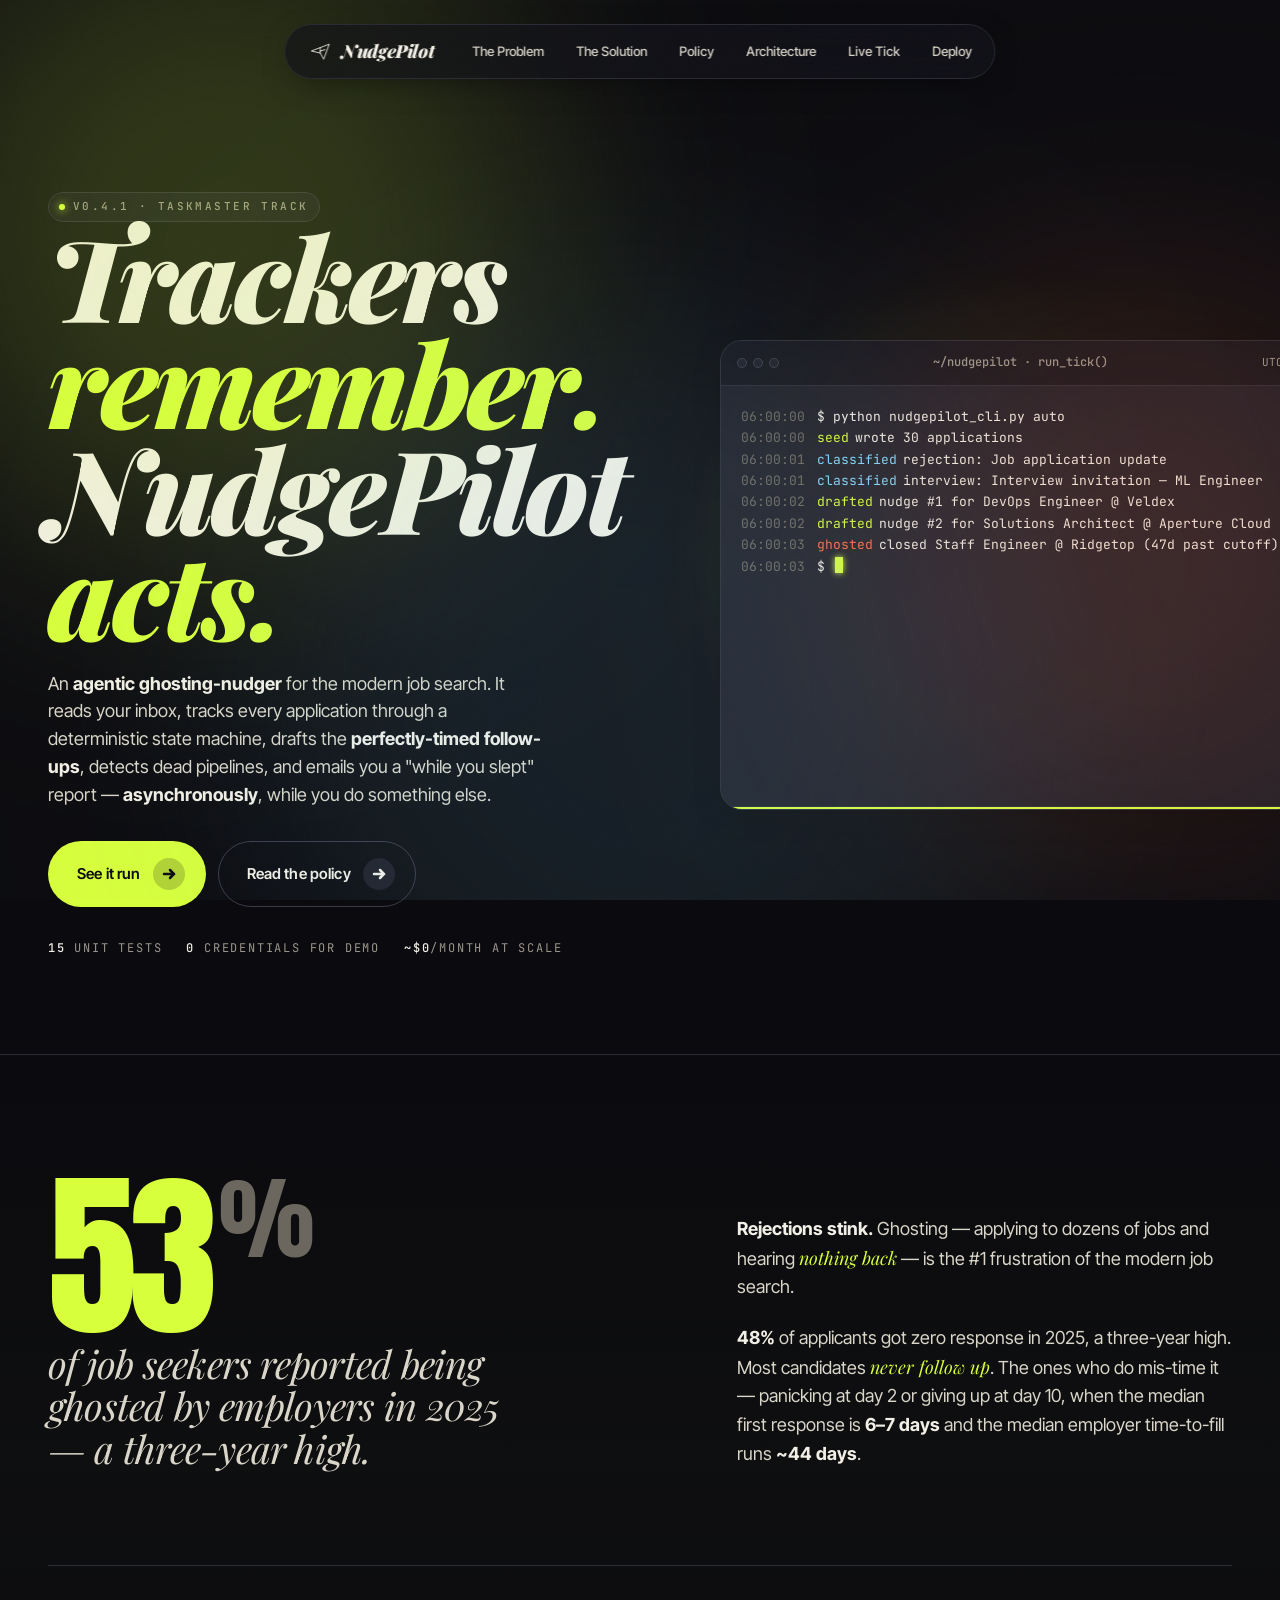
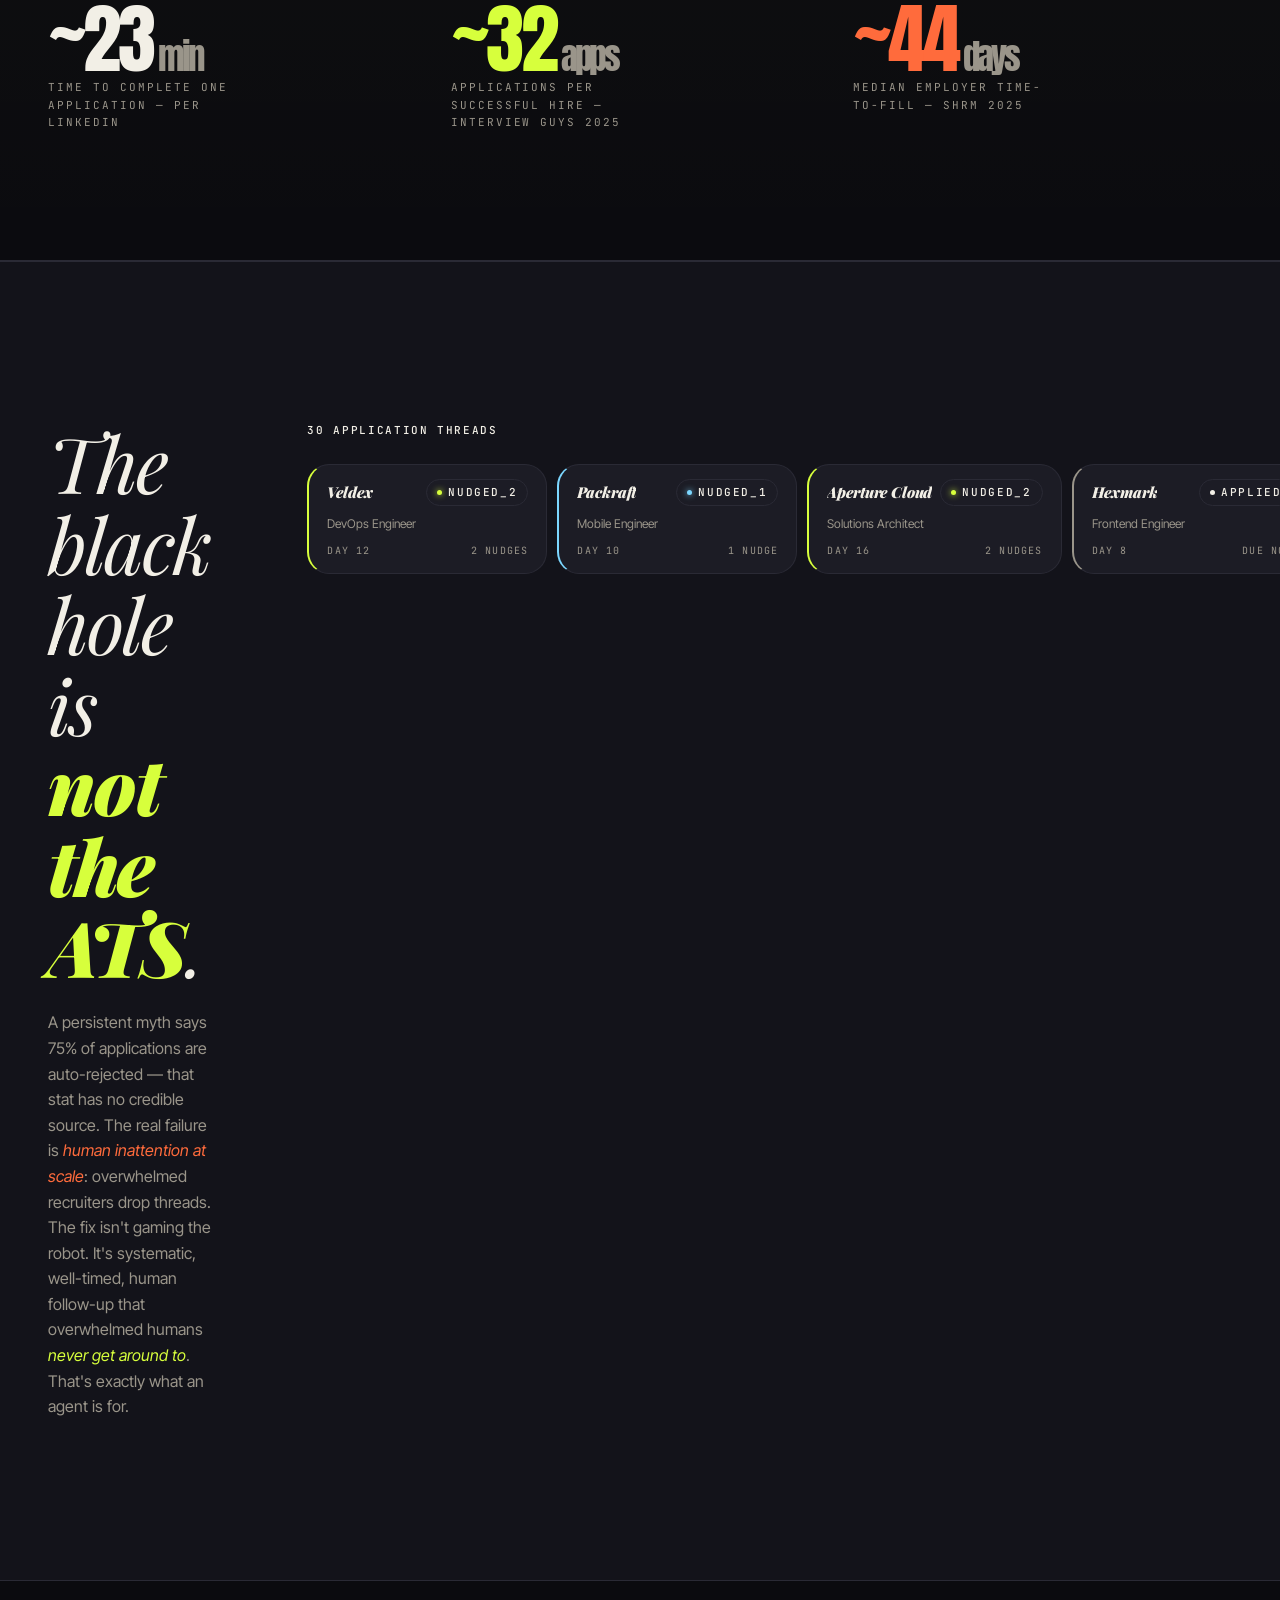
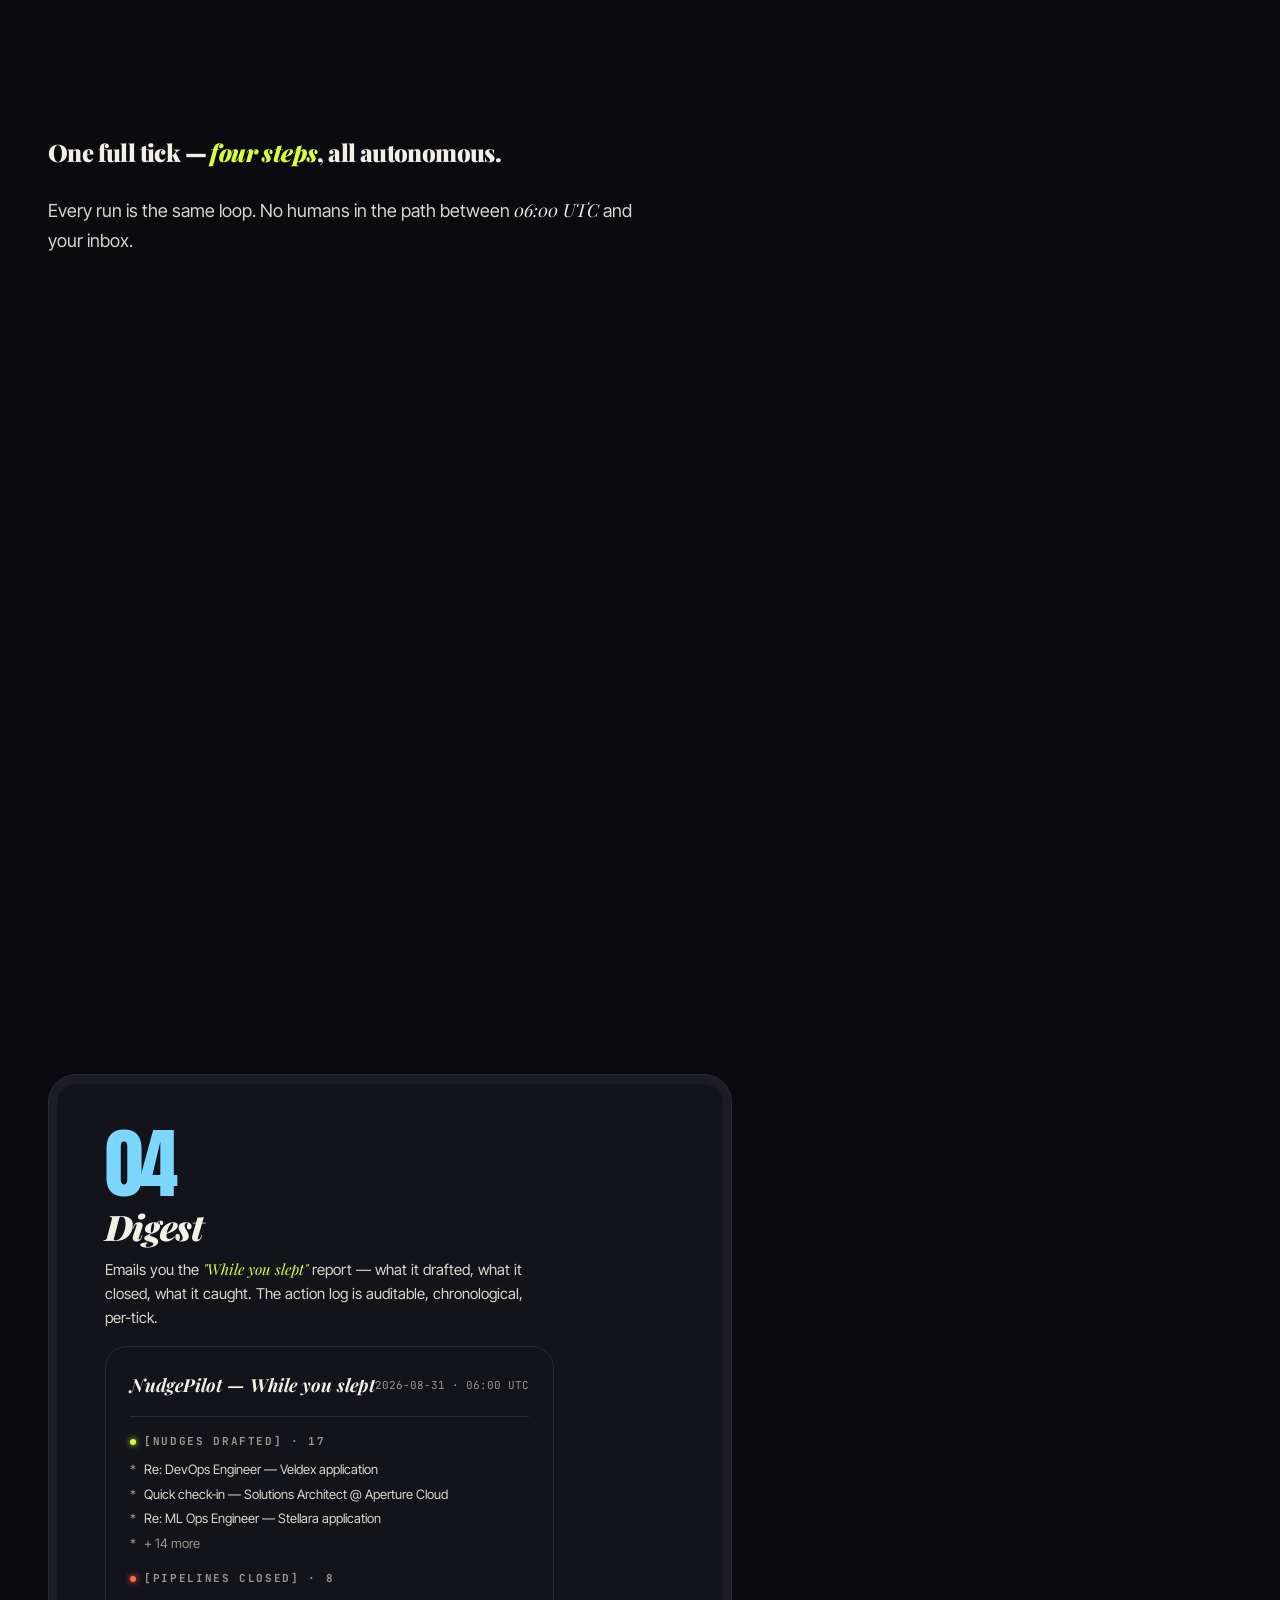
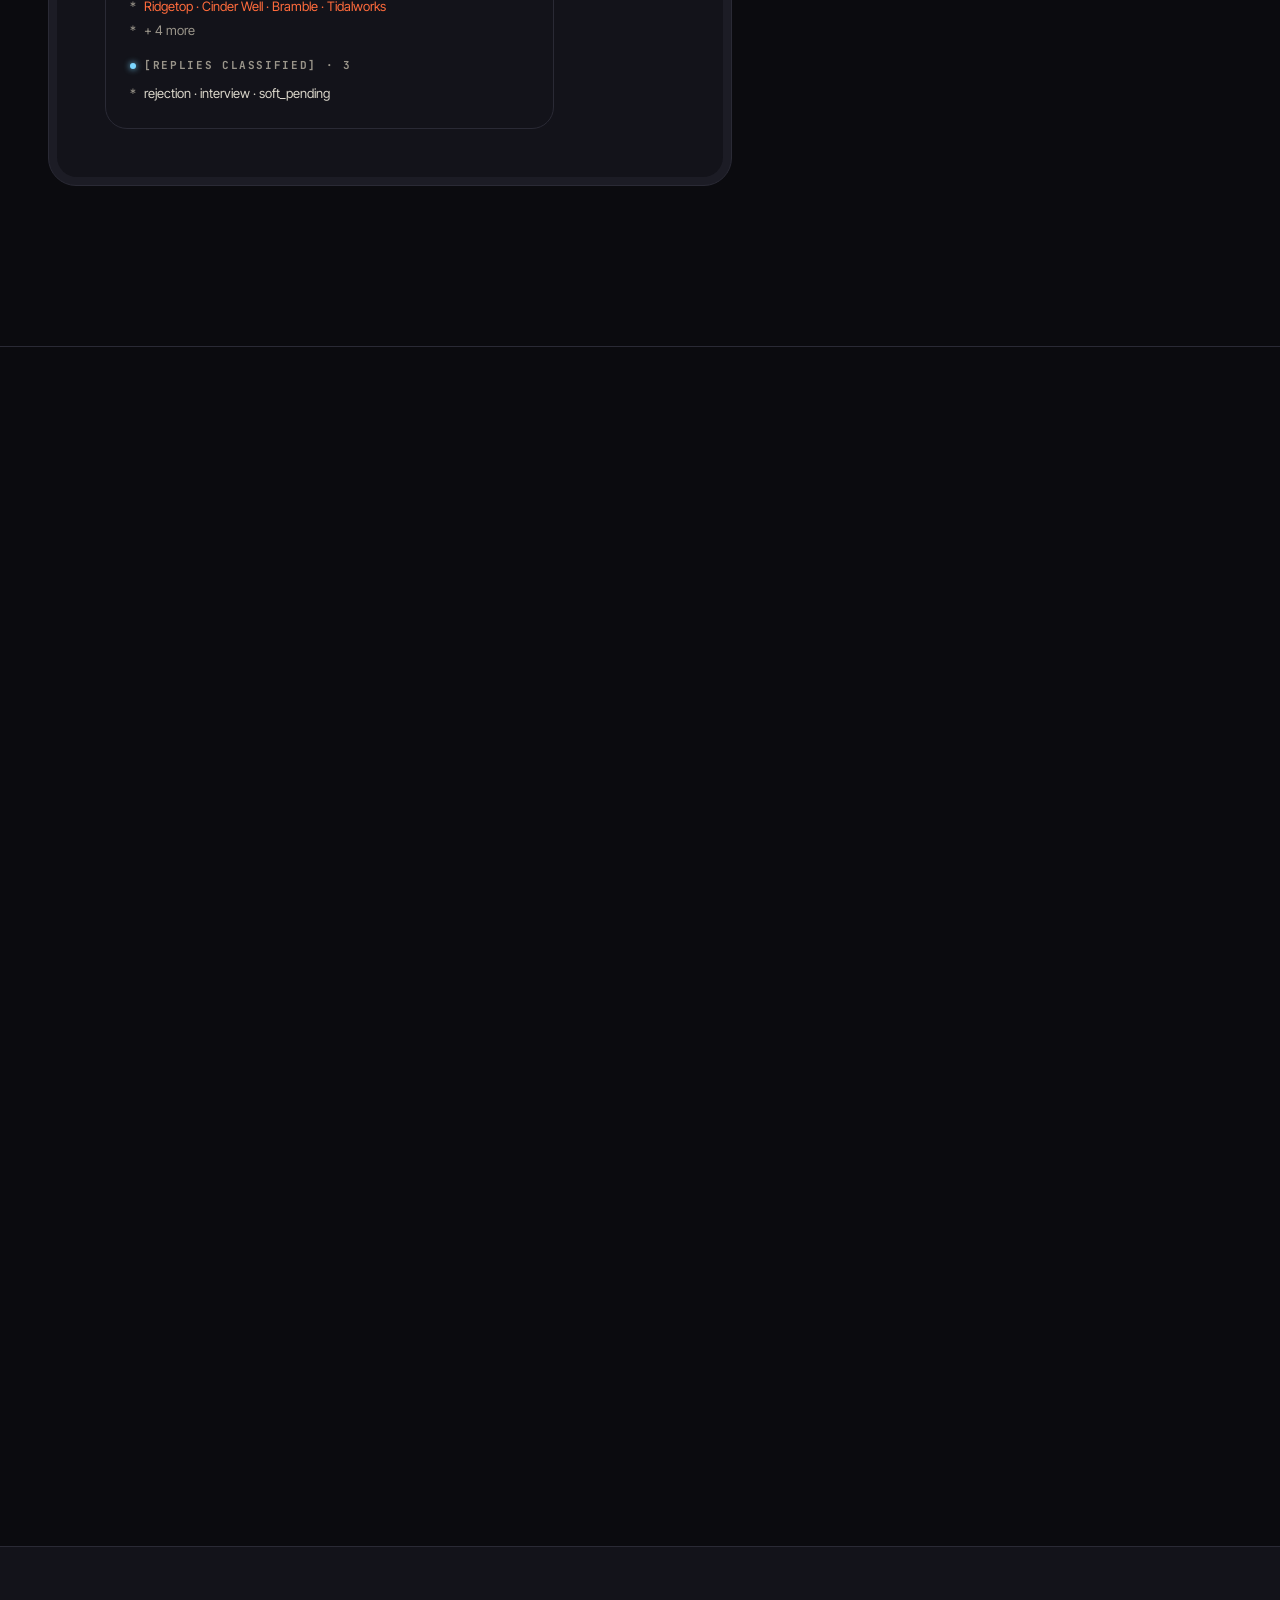
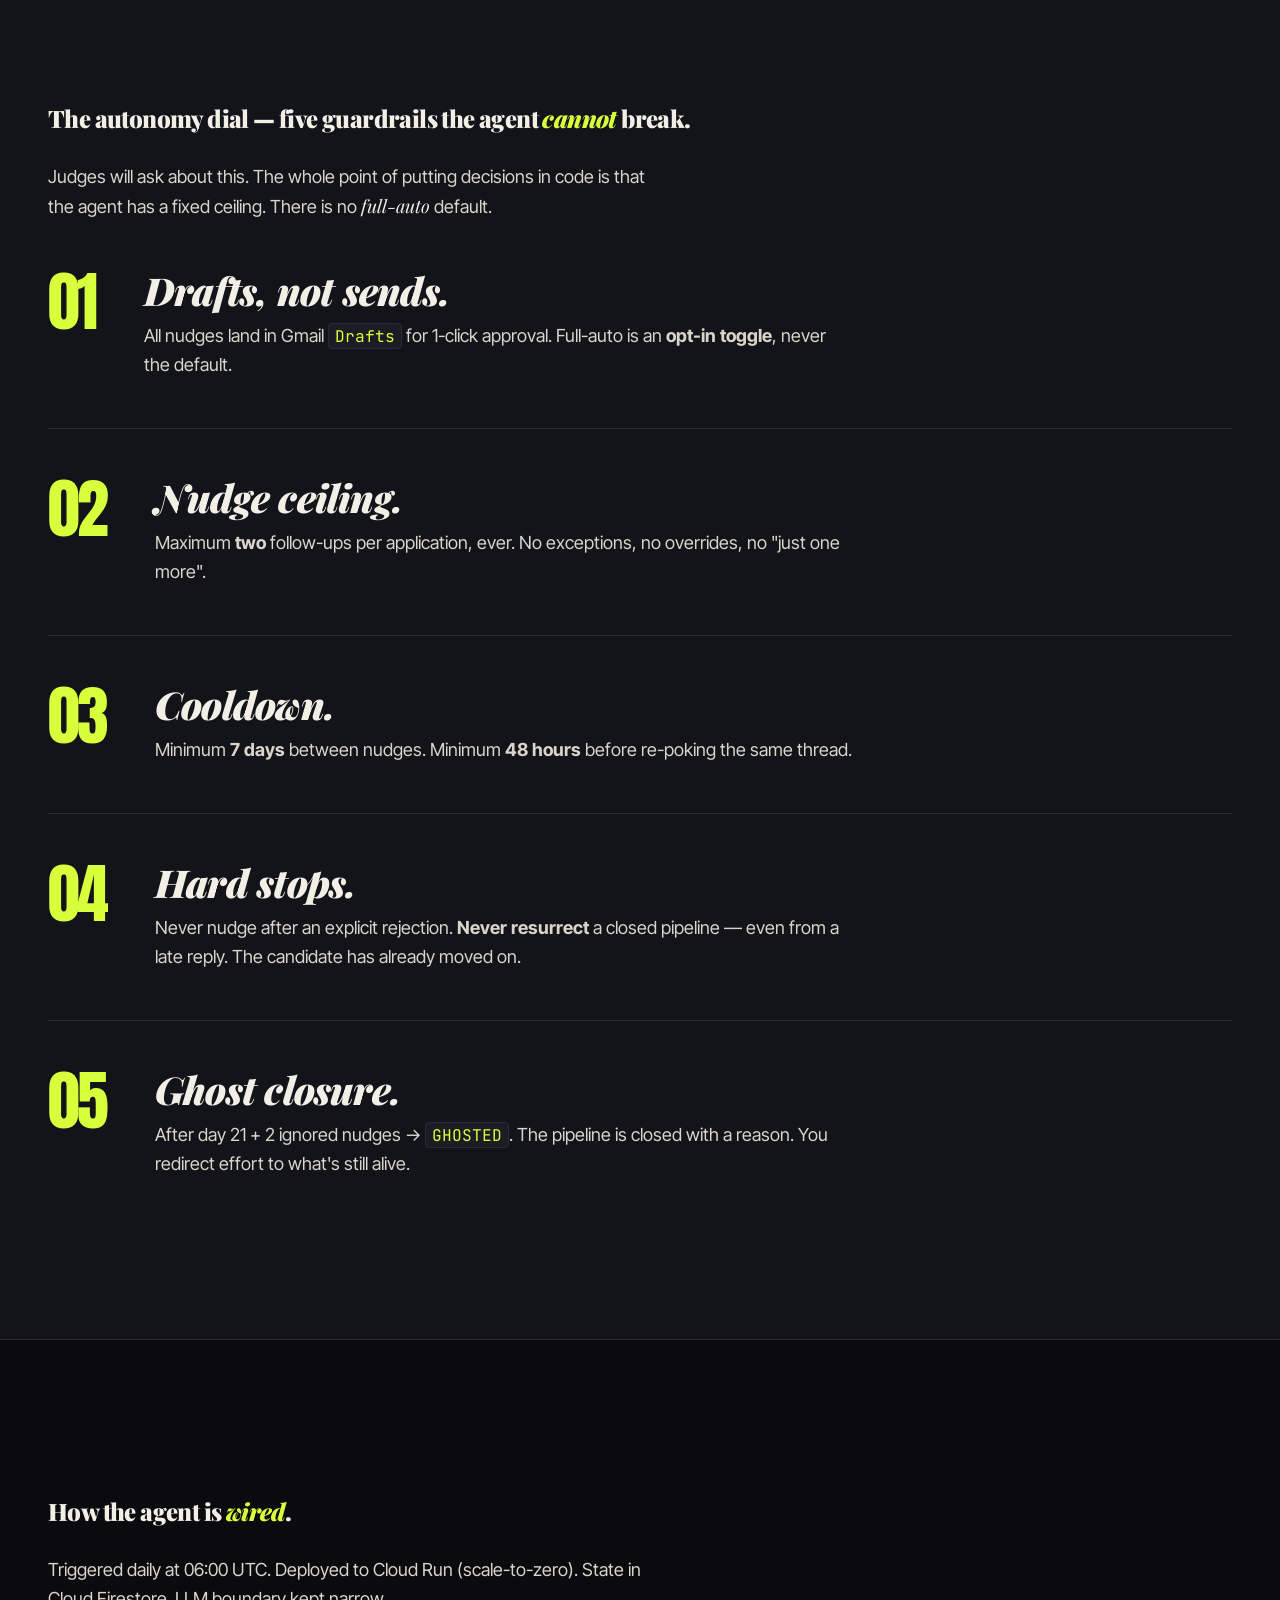
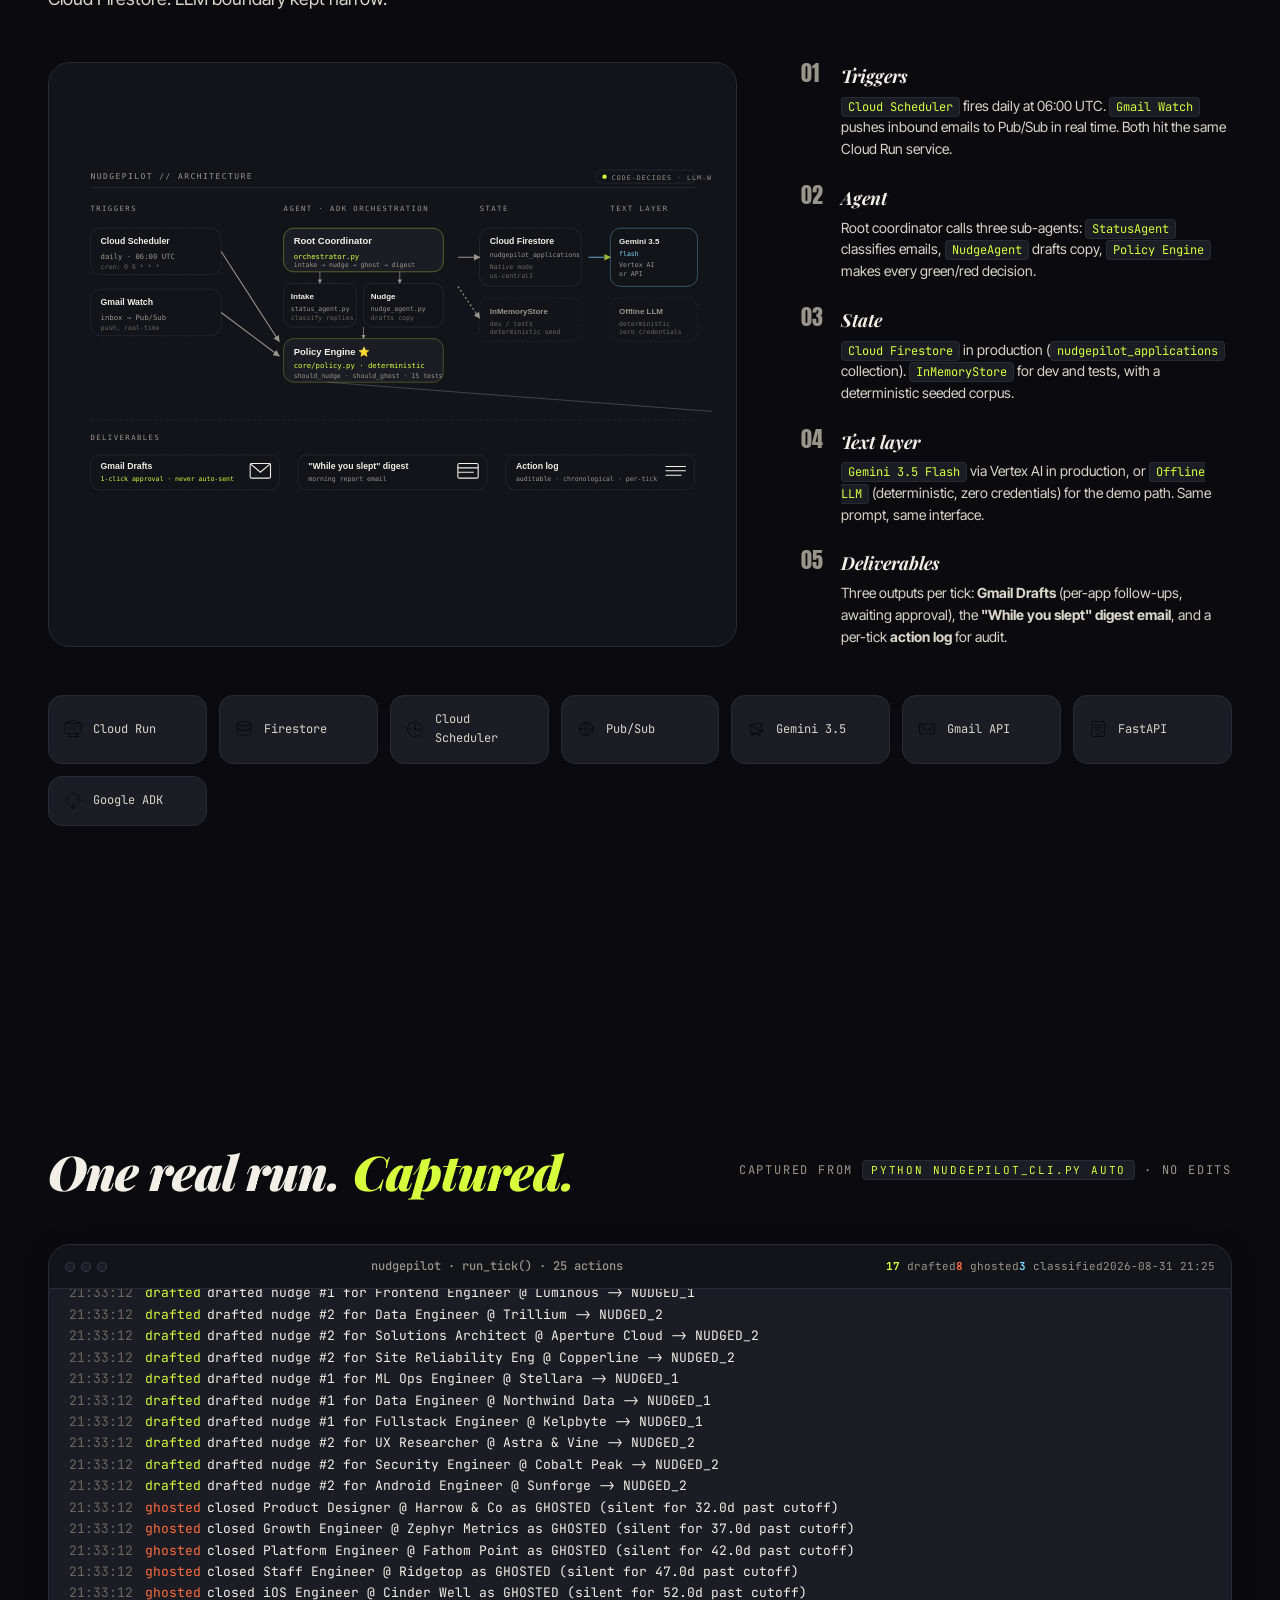
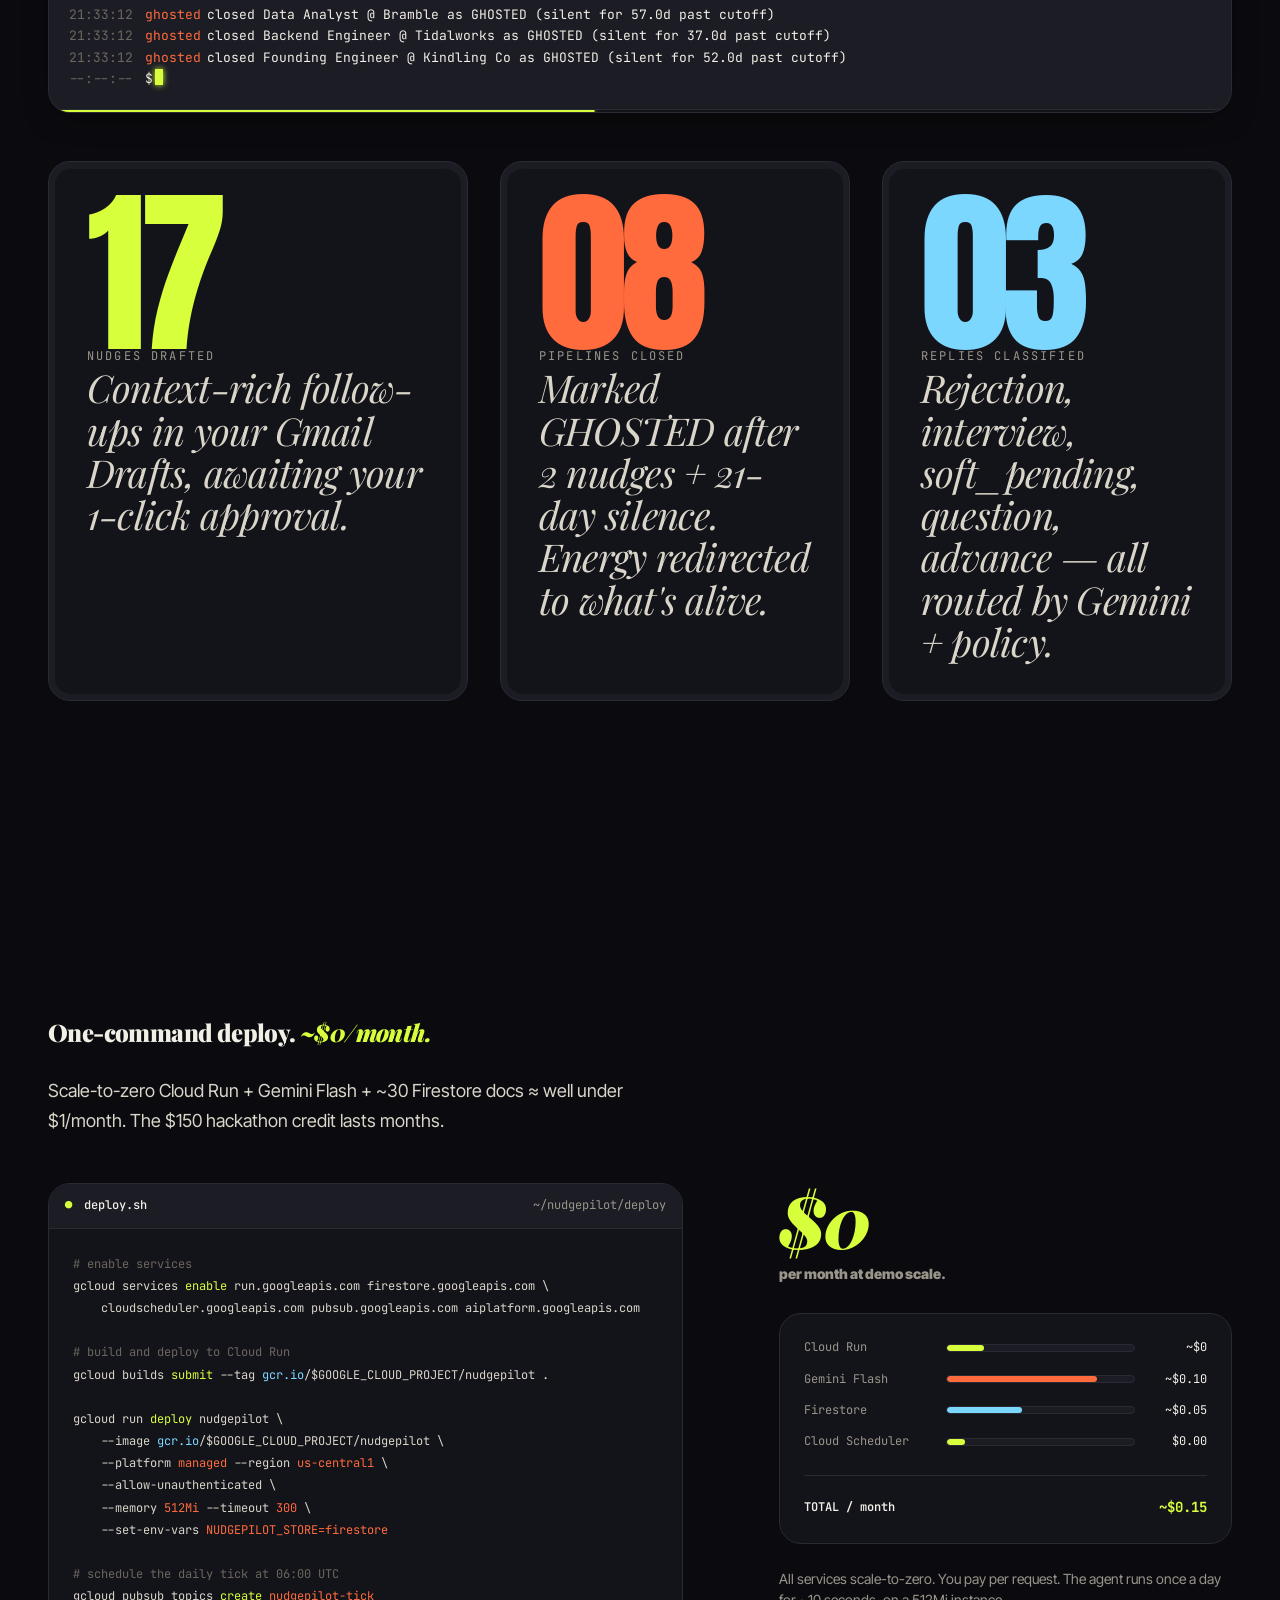
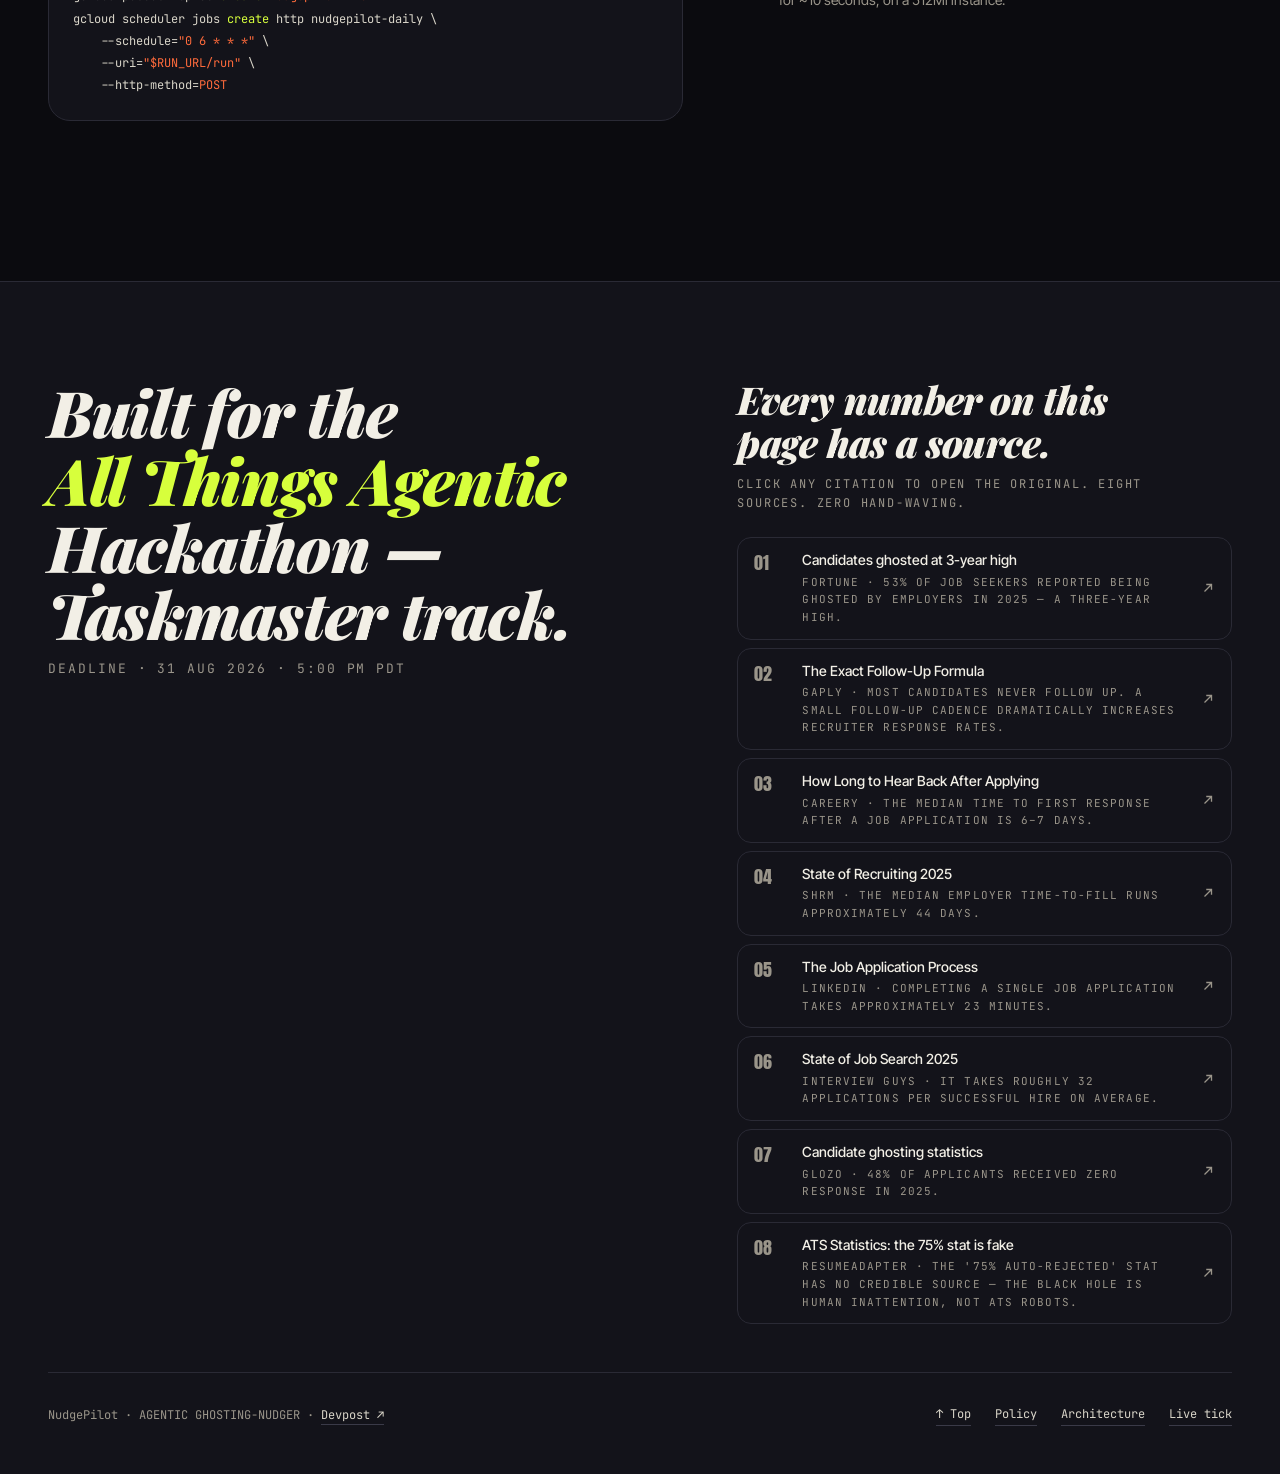
<file: frontend/index.html>
<!DOCTYPE html>
<html lang="en">
<head>
<meta charset="UTF-8">
<meta name="viewport" content="width=device-width, initial-scale=1, viewport-fit=cover">
<meta name="theme-color" content="#0B0B0F">
<meta name="description" content="NudgePilot — an agentic job-search ghosting nudger. Deterministic policy engine drafts the follow-ups you forget. Closes the pipelines that ghosted you.">

<title>NudgePilot — Trackers remember. NudgePilot acts.</title>

<link rel="icon" type="image/svg+xml" href="assets/mark.svg">
<link rel="preconnect" href="https://fonts.googleapis.com">
<link rel="preconnect" href="https://fonts.gstatic.com" crossorigin>

<link rel="stylesheet" href="styles/tokens.css">
<link rel="stylesheet" href="styles/reset.css">
<link rel="stylesheet" href="styles/base.css">
<link rel="stylesheet" href="styles/components.css">
<link rel="stylesheet" href="styles/sections.css">

<!-- Open Graph -->
<meta property="og:title" content="NudgePilot — Agentic ghosting-nudger for the modern job search">
<meta property="og:description" content="Drafts the follow-ups you forget. Closes the pipelines that ghosted you. LLMs for language. Code for decisions.">
<meta property="og:type" content="website">

<!-- Schema.org -->
<script type="application/ld+json">
{
  "@context": "https://schema.org",
  "@type": "SoftwareApplication",
  "name": "NudgePilot",
  "applicationCategory": "BusinessApplication",
  "description": "Agentic job-search ghosting nudger with deterministic policy engine.",
  "operatingSystem": "Cross-platform",
  "offers": {"@type": "Offer", "price": "0", "priceCurrency": "USD"}
}
</script>
</head>

<body>

<a class="skip-link" href="#main">Skip to content</a>

<!-- ============ MESH BACKGROUND (atmosphere) ============ -->
<div class="mesh-bg" aria-hidden="true">
  <div class="orb orb-1"></div>
  <div class="orb orb-2"></div>
  <div class="orb orb-3"></div>
</div>

<!-- ============ NOISE OVERLAY ============ -->
<div class="noise-overlay" aria-hidden="true"></div>

<!-- ============ FLOATING NAV ============ -->
<header>
<nav class="nav" aria-label="Primary">
  <a href="#top" class="nav__brand" aria-label="NudgePilot home">
    <svg viewBox="0 0 64 64" aria-hidden="true">
      <path d="M6 32 L58 12 L42 56 L32 38 L6 32 Z" fill="none" stroke="currentColor" stroke-width="2.5" stroke-linejoin="round"/>
      <path d="M32 38 L32 22" stroke="currentColor" stroke-width="2.5" stroke-linecap="round"/>
      <path d="M32 32 L46 28" stroke="currentColor" stroke-width="2.5" stroke-linecap="round"/>
      <circle cx="32" cy="32" r="1.6" fill="currentColor"/>
    </svg>
    NudgePilot
  </a>
  <div class="nav__links">
    <a class="nav__link" href="#problem">The Problem</a>
    <a class="nav__link" href="#solution">The Solution</a>
    <a class="nav__link" href="#policy">Policy</a>
    <a class="nav__link" href="#arch">Architecture</a>
    <a class="nav__link" href="#tick">Live Tick</a>
    <a class="nav__link" href="#deploy">Deploy</a>
  </div>
  <button class="nav__burger" aria-label="Toggle menu" aria-expanded="false">
    <span></span><span></span><span></span>
  </button>
</nav>

<!-- Mobile overlay -->
<div class="nav-overlay" aria-hidden="true">
  <a href="#problem">The Problem</a>
  <a href="#solution">The Solution</a>
  <a href="#policy">Policy</a>
  <a href="#arch">Architecture</a>
  <a href="#tick">Live Tick</a>
  <a href="#deploy">Deploy</a>
  <a href="#sources">Sources</a>
</div>
</header>

<!-- ============ MAIN ============ -->
<main id="main">

  <!-- ============================================================
       §01 — HERO
       ============================================================ -->
  <section class="section hero" id="top">
    <div class="container">
      <div class="hero__inner">
        <div class="hero__copy">
          <div class="eyebrow"><span class="dot"></span>v0.4.1 · TASKMASTER TRACK</div>
          <h1 class="hero__title reveal">
            Trackers <em>remember.</em><br>
            NudgePilot <em>acts.</em>
          </h1>
          <p class="hero__sub reveal">
            An <strong>agentic ghosting-nudger</strong> for the modern job search.
            It reads your inbox, tracks every application through a deterministic state machine,
            drafts the <strong>perfectly-timed follow-ups</strong>, detects dead pipelines,
            and emails you a "while you slept" report — <strong>asynchronously</strong>, while you do something else.
          </p>
          <div class="hero__ctas reveal">
            <a class="btn btn--primary btn--lg" href="#tick">
              See it run
              <span class="btn__icon"><svg viewBox="0 0 16 16" fill="none" stroke="currentColor" stroke-width="2.5" stroke-linecap="round"><path d="M3 8 L13 8 M9 4 L13 8 L9 12"/></svg></span>
            </a>
            <a class="btn btn--secondary btn--lg" href="#policy">
              Read the policy
              <span class="btn__icon"><svg viewBox="0 0 16 16" fill="none" stroke="currentColor" stroke-width="2.5" stroke-linecap="round"><path d="M3 8 L13 8 M9 4 L13 8 L9 12"/></svg></span>
            </a>
          </div>
          <div class="hero__meta reveal">
            <span><b>15</b> unit tests</span>
            <span><b>0</b> credentials for demo</b></span>
            <span><b>~$0</b>/month at scale</span>
          </div>
        </div>

        <!-- Hero terminal cascade — Z-axis tilt -->
        <div class="hero__terminal-wrap reveal">
          <div class="terminal">
            <div class="terminal__bar">
              <div class="terminal__bar-dots"><span></span><span></span><span></span></div>
              <div class="terminal__bar-title">~/nudgepilot · run_tick()</div>
              <div class="terminal__bar-meta">UTC</div>
            </div>
            <div class="terminal__body" id="hero-terminal-body">
              <span class="terminal__line is-visible"><span class="ts">06:00:00</span><span>$ python nudgepilot_cli.py auto</span></span>
              <span class="terminal__line is-visible"><span class="ts">06:00:00</span><span class="tag tag-acid">seed</span>wrote 30 applications</span>
              <span class="terminal__line is-visible"><span class="ts">06:00:01</span><span class="tag tag-sky">classified</span>rejection: Job application update</span>
              <span class="terminal__line is-visible"><span class="ts">06:00:01</span><span class="tag tag-sky">classified</span>interview: Interview invitation — ML Engineer</span>
              <span class="terminal__line is-visible"><span class="ts">06:00:02</span><span class="tag tag-acid">drafted</span>nudge #1 for DevOps Engineer @ Veldex</span>
              <span class="terminal__line is-visible"><span class="ts">06:00:02</span><span class="tag tag-acid">drafted</span>nudge #2 for Solutions Architect @ Aperture Cloud</span>
              <span class="terminal__line is-visible"><span class="ts">06:00:03</span><span class="tag tag-rust">ghosted</span>closed Staff Engineer @ Ridgetop (47d past cutoff)</span>
              <span class="terminal__line is-visible"><span class="ts">06:00:03</span><span>$ </span><span class="terminal__cursor"></span></span>
            </div>
            <div class="terminal__progress"><div class="terminal__progress-bar" style="transform:scaleX(1)"></div></div>
          </div>
        </div>
      </div>
    </div>
  </section>

  <!-- ============================================================
       §02 — THE NUMBER
       ============================================================ -->
  <section class="section number" id="problem">
    <div class="container">
      <div class="number__top">
        <div>
          <div class="number__big reveal">53<span>%</span></div>
          <p class="number__caption reveal">of job seekers reported being ghosted by employers in 2025 — a three-year high.</p>
        </div>
        <div class="number__lede reveal">
          <p><strong>Rejections stink.</strong> Ghosting — applying to dozens of jobs and hearing <em>nothing back</em> — is the #1 frustration of the modern job search.</p>
          <p style="margin-top:1.2em"><strong>48%</strong> of applicants got zero response in 2025, a three-year high. Most candidates <em>never follow up</em>. The ones who do mis-time it — panicking at day 2 or giving up at day 10, when the median first response is <strong>6–7 days</strong> and the median employer time-to-fill runs <strong>~44 days</strong>.</p>
        </div>
      </div>

      <hr class="divider">

      <div class="number__support" style="margin-top: 2.5rem;">
        <div class="number__support-item reveal">
          <div class="number__support-num">~23<span style="font-size:0.45em;color:var(--bone-mute);margin-left:0.15em">min</span></div>
          <div class="number__support-label">Time to complete one application — per LinkedIn</div>
        </div>
        <div class="number__support-item reveal">
          <div class="number__support-num number__support-num--acid">~32<span style="font-size:0.45em;color:var(--bone-mute);margin-left:0.15em">apps</span></div>
          <div class="number__support-label">Applications per successful hire — Interview Guys 2025</div>
        </div>
        <div class="number__support-item reveal">
          <div class="number__support-num number__support-num--rust">~44<span style="font-size:0.45em;color:var(--bone-mute);margin-left:0.15em">days</span></div>
          <div class="number__support-label">Median employer time-to-fill — SHRM 2025</div>
        </div>
      </div>
    </div>
  </section>

  <!-- ============================================================
       §03 — THE DIAGNOSIS
       ============================================================ -->
  <section class="section diagnosis">
    <div class="container">
      <div class="diagnosis__inner">
        <div class="diagnosis__copy reveal">
          The black hole is <strong>not the ATS</strong>.
          <span>A persistent myth says 75% of applications are auto-rejected — that stat has no credible source. The real failure is <em style="color:var(--rust);font-style:italic">human inattention at scale</em>: overwhelmed recruiters drop threads. The fix isn't gaming the robot. It's systematic, well-timed, human follow-up that overwhelmed humans <em style="color:var(--acid);font-style:italic">never get around to</em>. That's exactly what an agent is for.</span>
        </div>

        <div class="diagnosis__rail-wrap reveal">
          <div class="diagnosis__rail-head">
            <strong>30 application threads</strong>
            <span>scroll →</span>
          </div>
          <div class="inbox-rail">
            <div class="inbox-pill" data-status="NUDGED_2">
              <div class="inbox-pill__row1"><span class="inbox-pill__company">Veldex</span><span class="pill nudged-2"><span class="pdot"></span>NUDGED_2</span></div>
              <div class="inbox-pill__role">DevOps Engineer</div>
              <div class="inbox-pill__meta"><span>day 12</span><span>2 nudges</span></div>
            </div>
            <div class="inbox-pill" data-status="NUDGED_1">
              <div class="inbox-pill__row1"><span class="inbox-pill__company">Packraft</span><span class="pill nudged-1"><span class="pdot"></span>NUDGED_1</span></div>
              <div class="inbox-pill__role">Mobile Engineer</div>
              <div class="inbox-pill__meta"><span>day 10</span><span>1 nudge</span></div>
            </div>
            <div class="inbox-pill" data-status="NUDGED_2">
              <div class="inbox-pill__row1"><span class="inbox-pill__company">Aperture Cloud</span><span class="pill nudged-2"><span class="pdot"></span>NUDGED_2</span></div>
              <div class="inbox-pill__role">Solutions Architect</div>
              <div class="inbox-pill__meta"><span>day 16</span><span>2 nudges</span></div>
            </div>
            <div class="inbox-pill" data-status="APPLIED">
              <div class="inbox-pill__row1"><span class="inbox-pill__company">Hexmark</span><span class="pill applied"><span class="pdot"></span>APPLIED</span></div>
              <div class="inbox-pill__role">Frontend Engineer</div>
              <div class="inbox-pill__meta"><span>day 8</span><span>due now</span></div>
            </div>
            <div class="inbox-pill" data-status="REJECTED">
              <div class="inbox-pill__row1"><span class="inbox-pill__company">Acme Analytics</span><span class="pill rejected"><span class="pdot"></span>REJECTED</span></div>
              <div class="inbox-pill__role">Data Analyst</div>
              <div class="inbox-pill__meta"><span>day 6</span><span>closed</span></div>
            </div>
            <div class="inbox-pill" data-status="GHOSTED">
              <div class="inbox-pill__row1"><span class="inbox-pill__company">Ridgetop</span><span class="pill ghosted"><span class="pdot"></span>GHOSTED</span></div>
              <div class="inbox-pill__role">Staff Engineer</div>
              <div class="inbox-pill__meta"><span>day 67</span><span>closed</span></div>
            </div>
            <div class="inbox-pill" data-status="NUDGED_1">
              <div class="inbox-pill__row1"><span class="inbox-pill__company">Nimbus Labs</span><span class="pill nudged-1"><span class="pdot"></span>NUDGED_1</span></div>
              <div class="inbox-pill__role">ML Engineer</div>
              <div class="inbox-pill__meta"><span>day 9</span><span>interview</span></div>
            </div>
            <div class="inbox-pill" data-status="GHOSTED">
              <div class="inbox-pill__row1"><span class="inbox-pill__company">Cinder Well</span><span class="pill ghosted"><span class="pdot"></span>GHOSTED</span></div>
              <div class="inbox-pill__role">iOS Engineer</div>
              <div class="inbox-pill__meta"><span>day 72</span><span>closed</span></div>
            </div>
          </div>
          <p class="policy__caption reveal" style="margin-top: var(--s-3);">
            Every thread. Every status. Every day-since-applied.
            The agent treats each one as a deterministic state — no vibes, no guessing.
          </p>
        </div>
      </div>
    </div>
  </section>

  <!-- ============================================================
       §04 — WHAT IT DOES (Asymmetrical Bento)
       ============================================================ -->
  <section class="section what" id="solution">
    <div class="container">
      <div class="section-head reveal">
        <h2 class="h-section">One full tick — <em style="color:var(--acid);font-style:italic">four steps</em>, all autonomous.</h2>
        <p class="body-prose" style="margin-top:1rem;max-width:60ch">Every run is the same loop. No humans in the path between <em style="font-family:var(--font-display);font-style:italic;color:var(--bone)">06:00 UTC</em> and your inbox.</p>
      </div>

      <div class="what__bento">
        <!-- Bento 1: INTAKE (col-span-7 row-span-2) -->
        <div class="card card--lg bento bento-1 reveal">
          <div class="card__inner">
            <div class="bento__num">01</div>
            <h3 class="bento__title">Intake</h3>
            <p class="bento__body">Consumes new inbox emails, classifies each one (rejection · interview · soft-pending · question · other) with Gemini, and updates application state via the policy engine.</p>
            <div class="bento__viz">
              <div class="mini-inbox">
                <div class="mini-inbox__row">
                  <span class="mini-inbox__tag mini-inbox__tag--rejection">REJECTION</span>
                  <span class="mini-inbox__subj">Re: Data Analyst application</span>
                  <span class="mini-inbox__time">12:04</span>
                </div>
                <div class="mini-inbox__row">
                  <span class="mini-inbox__tag mini-inbox__tag--interview">INTERVIEW</span>
                  <span class="mini-inbox__subj">Interview invitation — ML Engineer</span>
                  <span class="mini-inbox__time">12:11</span>
                </div>
                <div class="mini-inbox__row">
                  <span class="mini-inbox__tag mini-inbox__tag--pending">SOFT_PENDING</span>
                  <span class="mini-inbox__subj">Status update — Frontend</span>
                  <span class="mini-inbox__time">12:23</span>
                </div>
              </div>
            </div>
          </div>
        </div>

        <!-- Bento 2: NUDGE (col-span-5 row-span-1) -->
        <div class="card bento bento-2 reveal">
          <div class="card__inner">
            <div class="bento__num">02</div>
            <h3 class="bento__title">Nudge</h3>
            <p class="bento__body">Asks the policy engine which applications are <em style="font-family:var(--font-display);font-style:italic;color:var(--bone)">due</em> for a follow-up. Drafts context-rich copy via Gemini. Lands in Gmail <strong>Drafts</strong>.</p>
            <div class="bento__viz">
              <div class="mini-nudge">
                <div class="mini-nudge__head">
                  <span>draft · nudge #1</span>
                  <b>→ drafts</b>
                </div>
                <div class="mini-nudge__sub">Subject: Re: DevOps Engineer — Veldex application</div>
                <div class="mini-nudge__body">Following up on my application for the DevOps Engineer position at Veldex. I'm still very interested and would welcome a chance to discuss my background. Happy to provide anything further. — [Your name]</div>
              </div>
            </div>
          </div>
        </div>

        <!-- Bento 3: GHOST-CLOSE (col-span-5 row-span-1) -->
        <div class="card bento bento-3 reveal">
          <div class="card__inner">
            <div class="bento__num bento__num--rust">03</div>
            <h3 class="bento__title">Ghost-close</h3>
            <p class="bento__body">After <strong>2 ignored nudges</strong> + a <strong>21-day silence</strong>, the pipeline is marked <code style="background:var(--paper-2);padding:1px 6px;border-radius:4px;font-family:var(--font-mono);font-size:12px;color:var(--rust);border:1px solid var(--hairline)">GHOSTED</code> with the reason. You redirect your effort.</p>
            <div class="bento__viz">
              <div class="mini-ghost">
                <span class="mini-ghost__state mini-ghost__state--active">NUDGED_2</span>
                <span class="mini-ghost__arrow">→</span>
                <span class="mini-ghost__state mini-ghost__state--end">GHOSTED</span>
                <span style="margin-left:auto;color:var(--bone-mute);font-size:10px;letter-spacing:0.1em">47D PAST CUTOFF</span>
              </div>
            </div>
          </div>
        </div>

        <!-- Bento 4: DIGEST (col-span-7 row-span-2) -->
        <div class="card card--lg bento bento-4 reveal">
          <div class="card__inner">
            <div class="bento__num bento__num--sky">04</div>
            <h3 class="bento__title">Digest</h3>
            <p class="bento__body">Emails you the <em style="font-family:var(--font-display);font-style:italic;color:var(--acid)">"While you slept"</em> report — what it drafted, what it closed, what it caught. The action log is auditable, chronological, per-tick.</p>
            <div class="bento__viz">
              <div class="digest-card">
                <div class="digest-card__head">
                  <span class="digest-card__title">NudgePilot — While you slept</span>
                  <span class="digest-card__time">2026-08-31 · 06:00 UTC</span>
                </div>
                <div class="digest-card__section">
                  <div class="digest-card__heading">[NUDGES DRAFTED] · 17</div>
                  <div class="digest-card__list">
                    <div class="digest-card__item">Re: DevOps Engineer — Veldex application</div>
                    <div class="digest-card__item">Quick check-in — Solutions Architect @ Aperture Cloud</div>
                    <div class="digest-card__item">Re: ML Ops Engineer — Stellara application</div>
                    <div class="digest-card__item" style="color:var(--bone-mute)">+ 14 more</div>
                  </div>
                </div>
                <div class="digest-card__section">
                  <div class="digest-card__heading digest-card__heading--rust">[PIPELINES CLOSED] · 8</div>
                  <div class="digest-card__list">
                    <div class="digest-card__item" style="color:var(--rust)">Ridgetop · Cinder Well · Bramble · Tidalworks</div>
                    <div class="digest-card__item" style="color:var(--bone-mute)">+ 4 more</div>
                  </div>
                </div>
                <div class="digest-card__section">
                  <div class="digest-card__heading digest-card__heading--sky">[REPLIES CLASSIFIED] · 3</div>
                  <div class="digest-card__list">
                    <div class="digest-card__item">rejection · interview · soft_pending</div>
                  </div>
                </div>
              </div>
            </div>
          </div>
        </div>
      </div>
    </div>
  </section>

  <!-- ============================================================
       §05 — THE POLICY ENGINE
       ============================================================ -->
  <section class="section policy" id="policy">
    <div class="container">
      <div class="section-head reveal">
        <h2 class="h-section">LLMs for <em style="color:var(--acid);font-style:italic">language</em>.<br>Code for <em style="color:var(--rust);font-style:italic">decisions</em>.</h2>
      </div>

      <div class="policy__inner">
        <div class="policy__machine reveal" aria-label="Application state machine"><span class="muted">   APPLIED</span><span class="arrow"> ──day 7, silent──► </span><span class="accent">NUDGED_1</span><span class="arrow"> ──day 7 more──► </span><span class="accent">NUDGED_2</span><span class="arrow"> ──21d silent──► </span><span class="tag-rust">GHOSTED</span>
<span class="muted">      │                          │                        │</span>
<span class="muted">      └── reply?? ───────────────┴────────────────────────┴──► </span><span class="accent">RESPONDED / INTERVIEW / REJECTED / OFFER</span></div>

        <div class="policy__side">
          <div class="policy__quote reveal">
            <em>The policy engine</em> is the architectural-discipline proof point. Every "when / stop / ghost" decision is deterministic, unit-tested <code style="font-family:var(--font-mono);font-style:normal;font-size:0.6em;color:var(--acid);background:var(--paper-2);padding:2px 8px;border-radius:6px;border:1px solid var(--hairline)">core/policy.py</code>. Gemini is confined to <em>language</em>: extraction, classification, drafting.
          </div>

          <div class="card reveal">
            <div class="card__inner" style="padding: var(--s-5);">
              <div class="policy-line"><span class="policy-line__key">FIRST_NUDGE_DAYS</span><span class="policy-line__val">7</span><span class="policy-line__desc">day of first follow-up</span></div>
              <div class="policy-line"><span class="policy-line__key">SECOND_NUDGE_DAYS</span><span class="policy-line__val">7</span><span class="policy-line__desc">gap between nudge 1 &amp; 2</span></div>
              <div class="policy-line"><span class="policy-line__key">NUDGE_CEILING</span><span class="policy-line__val">2</span><span class="policy-line__desc">max nudges per application</span></div>
              <div class="policy-line"><span class="policy-line__key">GHOST_CUTOFF_DAYS</span><span class="policy-line__val">21</span><span class="policy-line__desc">silence past cutoff → GHOSTED</span></div>
              <div class="policy-line"><span class="policy-line__key">MIN_COOLDOWN_HOURS</span><span class="policy-line__val">48</span><span class="policy-line__desc">min gap between touches</span></div>
            </div>
          </div>

          <div class="policy__tests reveal">
            <span class="pill"><span class="pdot" style="background:var(--acid);box-shadow:0 0 6px var(--acid)"></span>15 unit tests</span>
            <span class="pill"><span class="pdot" style="background:var(--sky);box-shadow:0 0 6px var(--sky)"></span>100% policy coverage</span>
            <span class="pill"><span class="pdot" style="background:var(--rust);box-shadow:0 0 6px var(--rust)"></span>no LLM in the loop</span>
            <span class="pill"><span class="pdot" style="background:var(--bone-mute)"></span>deterministic</span>
          </div>
        </div>
      </div>
    </div>
  </section>

  <!-- ============================================================
       §06 — THE GUARDRAILS
       ============================================================ -->
  <section class="section guardrails">
    <div class="container">
      <div class="section-head reveal">
        <h2 class="h-section">The autonomy dial — five guardrails the agent <em style="color:var(--acid);font-style:italic">cannot</em> break.</h2>
        <p class="body-prose" style="margin-top:1rem;max-width:60ch">Judges will ask about this. The whole point of putting decisions in code is that the agent has a fixed ceiling. There is no <em style="font-family:var(--font-display);font-style:italic">full-auto</em> default.</p>
      </div>

      <div>
        <div class="guardrail reveal">
          <div class="guardrail__num">01</div>
          <div>
            <div class="guardrail__name">Drafts, not sends.</div>
            <p class="guardrail__body">All nudges land in Gmail <code>Drafts</code> for 1-click approval. Full-auto is an <strong>opt-in toggle</strong>, never the default.</p>
          </div>
        </div>
        <div class="guardrail reveal">
          <div class="guardrail__num">02</div>
          <div>
            <div class="guardrail__name">Nudge ceiling.</div>
            <p class="guardrail__body">Maximum <strong>two</strong> follow-ups per application, ever. No exceptions, no overrides, no "just one more".</p>
          </div>
        </div>
        <div class="guardrail reveal">
          <div class="guardrail__num">03</div>
          <div>
            <div class="guardrail__name">Cooldown.</div>
            <p class="guardrail__body">Minimum <strong>7 days</strong> between nudges. Minimum <strong>48 hours</strong> before re-poking the same thread.</p>
          </div>
        </div>
        <div class="guardrail reveal">
          <div class="guardrail__num">04</div>
          <div>
            <div class="guardrail__name">Hard stops.</div>
            <p class="guardrail__body">Never nudge after an explicit rejection. <strong>Never resurrect</strong> a closed pipeline — even from a late reply. The candidate has already moved on.</p>
          </div>
        </div>
        <div class="guardrail reveal">
          <div class="guardrail__num">05</div>
          <div>
            <div class="guardrail__name">Ghost closure.</div>
            <p class="guardrail__body">After day 21 + 2 ignored nudges → <code>GHOSTED</code>. The pipeline is closed with a reason. You redirect effort to what's still alive.</p>
          </div>
        </div>
      </div>
    </div>
  </section>

  <!-- ============================================================
       §07 — ARCHITECTURE
       ============================================================ -->
  <section class="section arch" id="arch">
    <div class="container">
      <div class="section-head reveal">
        <h2 class="h-section">How the agent is <em style="color:var(--acid);font-style:italic">wired</em>.</h2>
        <p class="body-prose" style="margin-top:1rem;max-width:60ch">Triggered daily at 06:00 UTC. Deployed to Cloud Run (scale-to-zero). State in Cloud Firestore. LLM boundary kept narrow.</p>
      </div>

      <div class="arch__inner">
        <div class="arch__diagram reveal">
          <img src="assets/architecture.svg" alt="NudgePilot architecture: triggers (Cloud Scheduler, Gmail Watch) → agent (Root Coordinator, Intake, Nudge, Policy Engine) → state (Firestore / InMemoryStore) → text layer (Gemini 3.5 / offline fallback) → deliverables (Gmail Drafts, digest, action log)" width="880" height="480">
        </div>

        <div class="arch__steps">
          <div class="arch__step reveal">
            <span class="arch__step-n">01</span>
            <div>
              <div class="arch__step-title">Triggers</div>
              <p class="arch__step-body"><code>Cloud Scheduler</code> fires daily at 06:00 UTC. <code>Gmail Watch</code> pushes inbound emails to Pub/Sub in real time. Both hit the same Cloud Run service.</p>
            </div>
          </div>
          <div class="arch__step reveal">
            <span class="arch__step-n">02</span>
            <div>
              <div class="arch__step-title">Agent</div>
              <p class="arch__step-body">Root coordinator calls three sub-agents: <code>StatusAgent</code> classifies emails, <code>NudgeAgent</code> drafts copy, <code>Policy Engine</code> makes every green/red decision.</p>
            </div>
          </div>
          <div class="arch__step reveal">
            <span class="arch__step-n">03</span>
            <div>
              <div class="arch__step-title">State</div>
              <p class="arch__step-body"><code>Cloud Firestore</code> in production (<code>nudgepilot_applications</code> collection). <code>InMemoryStore</code> for dev and tests, with a deterministic seeded corpus.</p>
            </div>
          </div>
          <div class="arch__step reveal">
            <span class="arch__step-n">04</span>
            <div>
              <div class="arch__step-title">Text layer</div>
              <p class="arch__step-body"><code>Gemini 3.5 Flash</code> via Vertex AI in production, or <code>Offline LLM</code> (deterministic, zero credentials) for the demo path. Same prompt, same interface.</p>
            </div>
          </div>
          <div class="arch__step reveal">
            <span class="arch__step-n">05</span>
            <div>
              <div class="arch__step-title">Deliverables</div>
              <p class="arch__step-body">Three outputs per tick: <strong>Gmail Drafts</strong> (per-app follow-ups, awaiting approval), the <strong>"While you slept" digest email</strong>, and a per-tick <strong>action log</strong> for audit.</p>
            </div>
          </div>
        </div>
      </div>

      <div style="margin-top: var(--s-7);">
        <div class="stack-grid">
          <div class="stack-tile reveal"><img src="assets/icons/cloud-run.svg" alt="" width="20" height="20"> Cloud Run</div>
          <div class="stack-tile reveal"><img src="assets/icons/database.svg" alt="" width="20" height="20"> Firestore</div>
          <div class="stack-tile reveal"><img src="assets/icons/clock.svg" alt="" width="20" height="20"> Cloud Scheduler</div>
          <div class="stack-tile reveal"><img src="assets/icons/pubsub.svg" alt="" width="20" height="20"> Pub/Sub</div>
          <div class="stack-tile reveal"><img src="assets/icons/gemini.svg" alt="" width="20" height="20"> Gemini 3.5</div>
          <div class="stack-tile reveal"><img src="assets/icons/gmail.svg" alt="" width="20" height="20"> Gmail API</div>
          <div class="stack-tile reveal"><img src="assets/icons/fastapi.svg" alt="" width="20" height="20"> FastAPI</div>
          <div class="stack-tile reveal"><img src="assets/icons/gem.svg" alt="" width="20" height="20"> Google ADK</div>
        </div>
      </div>
    </div>
  </section>

  <!-- ============================================================
       §08 — LIVE TICK
       ============================================================ -->
  <section class="section tick" id="tick">
    <div class="container">
      <div class="tick__head">
        <h2 class="tick__headline reveal">One real run. <em style="color:var(--acid);font-style:italic">Captured.</em></h2>
        <div></div>
        <div class="tick__note reveal">
          Captured from <code style="background:var(--paper-2);padding:2px 8px;border-radius:4px;font-family:var(--font-mono);font-size:11px;color:var(--acid);border:1px solid var(--hairline)">python nudgepilot_cli.py auto</code> · no edits
        </div>
      </div>

      <div class="terminal reveal">
        <div class="terminal__bar">
          <div class="terminal__bar-dots"><span></span><span></span><span></span></div>
          <div class="terminal__bar-title">nudgepilot · run_tick() · 25 actions</div>
          <div class="terminal__bar-meta" id="terminal-summary">loading…</div>
        </div>
        <div class="terminal__body" id="terminal-body" role="log" aria-live="polite"></div>
        <div class="terminal__progress"><div class="terminal__progress-bar" id="terminal-progress-bar"></div></div>
      </div>

      <div class="tick__outcomes">
        <div class="card reveal">
          <div class="card__inner">
            <div class="stat__num stat__num--acid" id="out-drafted">--</div>
            <div class="stat__label">NUDGES DRAFTED</div>
            <div class="stat__sub">Context-rich follow-ups in your Gmail Drafts, awaiting your 1-click approval.</div>
          </div>
        </div>
        <div class="card reveal">
          <div class="card__inner">
            <div class="stat__num stat__num--rust" id="out-ghosted">--</div>
            <div class="stat__label">PIPELINES CLOSED</div>
            <div class="stat__sub">Marked GHOSTED after 2 nudges + 21-day silence. Energy redirected to what's alive.</div>
          </div>
        </div>
        <div class="card reveal">
          <div class="card__inner">
            <div class="stat__num stat__num--sky" id="out-classified">--</div>
            <div class="stat__label">REPLIES CLASSIFIED</div>
            <div class="stat__sub">Rejection, interview, soft_pending, question, advance — all routed by Gemini + policy.</div>
          </div>
        </div>
      </div>
    </div>
  </section>

  <!-- ============================================================
       §09 — DEPLOY
       ============================================================ -->
  <section class="section deploy" id="deploy">
    <div class="container">
      <div class="section-head reveal">
        <h2 class="h-section">One-command deploy. <em style="color:var(--acid);font-style:italic">~$0/month.</em></h2>
        <p class="body-prose" style="margin-top:1rem;max-width:60ch">Scale-to-zero Cloud Run + Gemini Flash + ~30 Firestore docs ≈ well under $1/month. The $150 hackathon credit lasts months.</p>
      </div>

      <div class="deploy__inner">
        <div class="deploy__commands reveal">
          <div class="deploy__commands-head">
            <span style="color:var(--acid)">●</span>
            <b>deploy.sh</b>
            <span style="margin-left:auto">~/nudgepilot/deploy</span>
          </div>
          <pre class="deploy__commands-body"><span class="cmd-cmt"># enable services</span>
gcloud services <span class="cmd-fn">enable</span> run.googleapis.com firestore.googleapis.com \
    cloudscheduler.googleapis.com pubsub.googleapis.com aiplatform.googleapis.com

<span class="cmd-cmt"># build and deploy to Cloud Run</span>
gcloud builds <span class="cmd-fn">submit</span> --tag <span class="cmd-arg">gcr.io</span>/$GOOGLE_CLOUD_PROJECT/nudgepilot .

gcloud run <span class="cmd-fn">deploy</span> nudgepilot \
    --image <span class="cmd-arg">gcr.io</span>/$GOOGLE_CLOUD_PROJECT/nudgepilot \
    --platform <span class="cmd-str">managed</span> --region <span class="cmd-str">us-central1</span> \
    --allow-unauthenticated \
    --memory <span class="cmd-str">512Mi</span> --timeout <span class="cmd-str">300</span> \
    --set-env-vars <span class="cmd-str">NUDGEPILOT_STORE=firestore</span>

<span class="cmd-cmt"># schedule the daily tick at 06:00 UTC</span>
gcloud pubsub topics <span class="cmd-fn">create</span> <span class="cmd-str">nudgepilot-tick</span>
gcloud scheduler jobs <span class="cmd-fn">create</span> http nudgepilot-daily \
    --schedule=<span class="cmd-str">"0 6 * * *"</span> \
    --uri=<span class="cmd-str">"$RUN_URL/run"</span> \
    --http-method=<span class="cmd-str">POST</span></pre>
        </div>

        <div class="deploy__cost">
          <div class="deploy__cost-headline reveal">
            $0<small>per month at demo scale.</small>
          </div>

          <div class="deploy__cost-block reveal">
            <div class="cost-bars" id="cost-bars">
              <div class="cost-bar">
                <span class="cost-bar__label">Cloud Run</span>
                <div class="cost-bar__track"><div class="cost-bar__fill" data-w="2"></div></div>
                <span class="cost-bar__val">~$0</span>
              </div>
              <div class="cost-bar">
                <span class="cost-bar__label">Gemini Flash</span>
                <div class="cost-bar__track"><div class="cost-bar__fill cost-bar__fill--rust" data-w="8"></div></div>
                <span class="cost-bar__val">~$0.10</span>
              </div>
              <div class="cost-bar">
                <span class="cost-bar__label">Firestore</span>
                <div class="cost-bar__track"><div class="cost-bar__fill cost-bar__fill--sky" data-w="4"></div></div>
                <span class="cost-bar__val">~$0.05</span>
              </div>
              <div class="cost-bar">
                <span class="cost-bar__label">Cloud Scheduler</span>
                <div class="cost-bar__track"><div class="cost-bar__fill" data-w="1"></div></div>
                <span class="cost-bar__val">$0.00</span>
              </div>
              <hr class="divider" style="margin-top:0.75rem;margin-bottom:0.5rem">
              <div class="cost-bar">
                <span class="cost-bar__label" style="color:var(--bone);font-weight:600">TOTAL / month</span>
                <div></div>
                <span class="cost-bar__val" style="color:var(--acid);font-weight:700;font-size:14px">~$0.15</span>
              </div>
            </div>
          </div>

          <p class="policy__caption reveal">
            All services scale-to-zero. You pay per request. The agent runs once a day for ~10 seconds, on a 512Mi instance.
          </p>
        </div>
      </div>
    </div>
  </section>

</main>

<!-- ============ FOOTER + SOURCES ============ -->
<footer class="footer" id="sources">
  <div class="container">
    <div class="footer__top">
      <div>
        <p class="footer__claim reveal">
          Built for the<br><em>All Things Agentic</em><br>Hackathon — Taskmaster track.
        </p>
        <p class="footer__tagline reveal">DEADLINE · 31 AUG 2026 · 5:00 PM PDT</p>
      </div>

      <div>
        <div class="sources-head reveal">
          <h3>Every number on this page has a source.</h3>
          <p>Click any citation to open the original. Eight sources. Zero hand-waving.</p>
        </div>
        <div class="sources" id="sources-mount">
          <noscript>
            <p style="color:var(--bone-mute)">Sources are listed in <code>frontend/data/sources.json</code>. Enable JavaScript to see them rendered.</p>
          </noscript>
        </div>
      </div>
    </div>

    <div class="footer__bottom">
      <div>
        NudgePilot · AGENTIC GHOSTING-NUDGER ·
        <a href="https://allthingsagentichackathon.devpost.com/" target="_blank" rel="noopener noreferrer">Devpost ↗</a>
      </div>
      <div style="display:flex;gap:24px;flex-wrap:wrap">
        <a href="#top">↑ Top</a>
        <a href="#policy">Policy</a>
        <a href="#arch">Architecture</a>
        <a href="#tick">Live tick</a>
      </div>
    </div>
  </div>
</footer>

<script src="scripts/main.js" defer></script>
<script src="scripts/live-tick.js" defer></script>

</body>
</html>
</file>
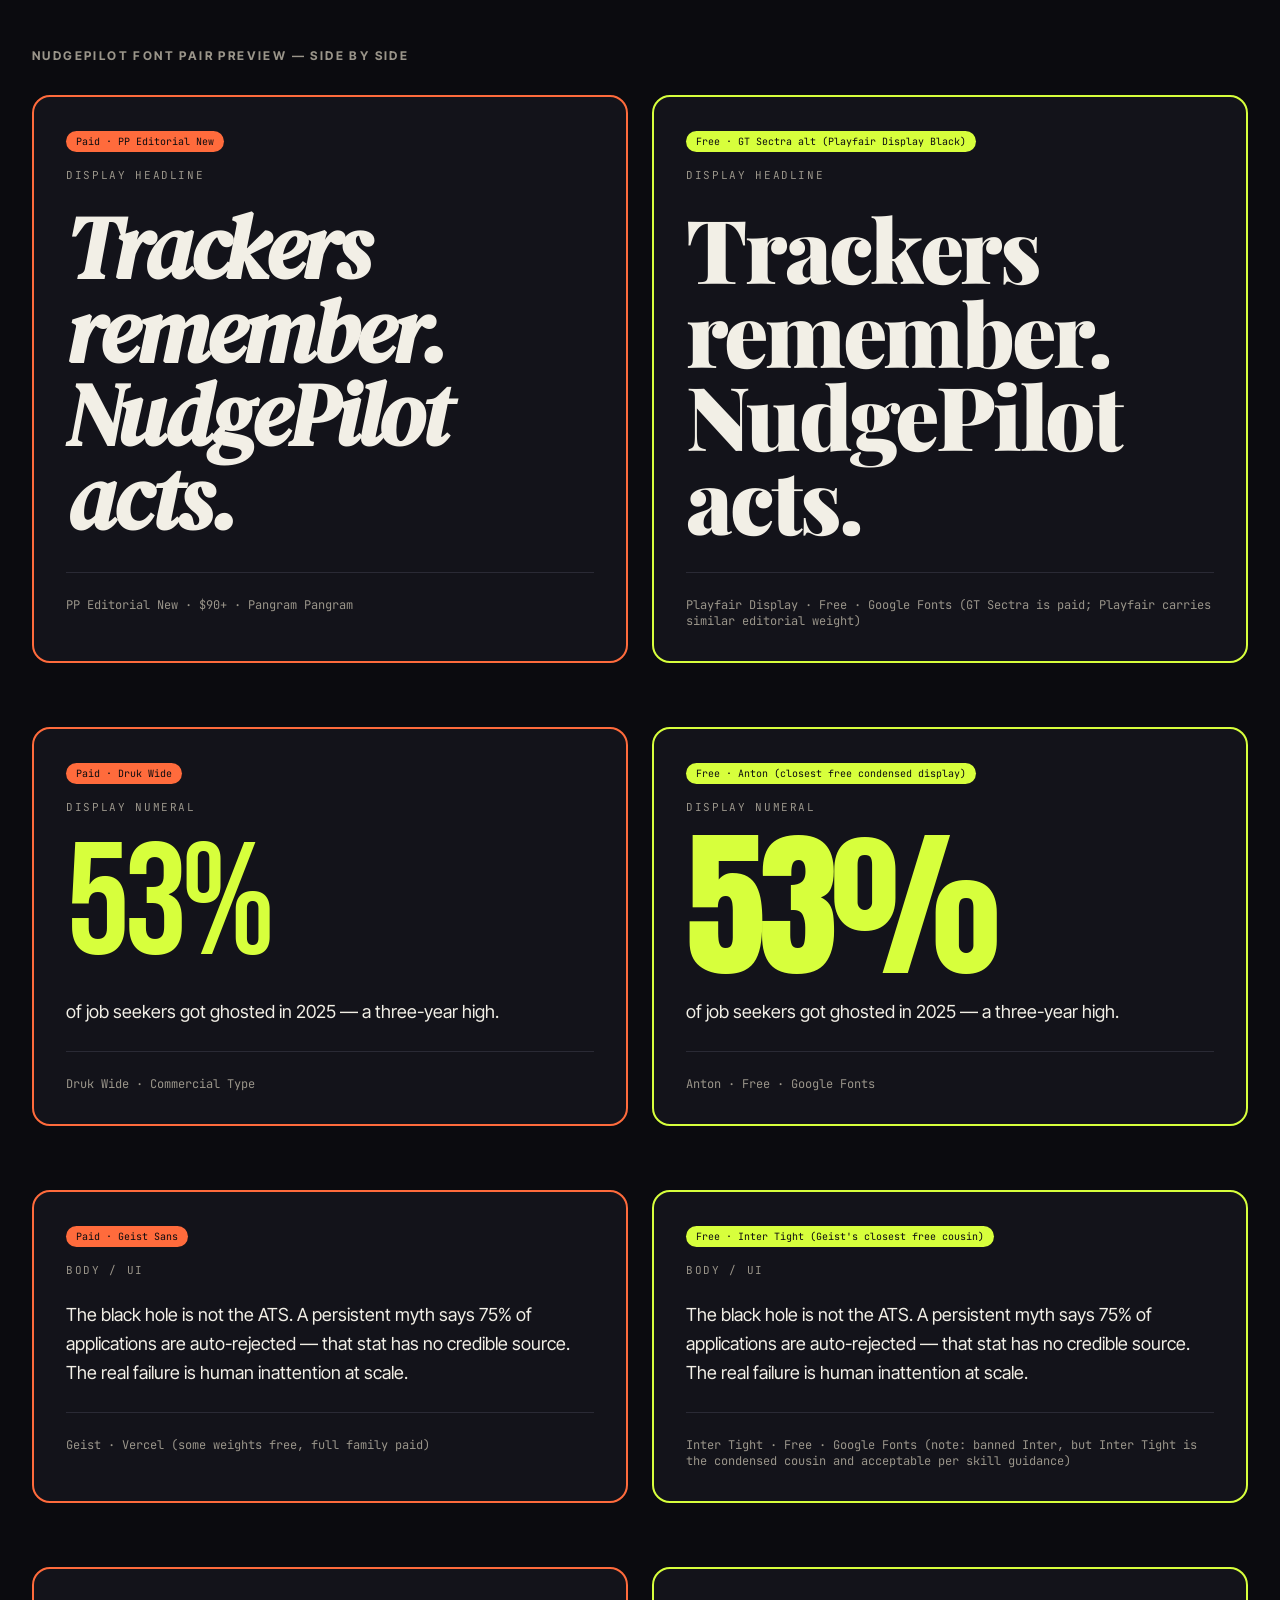
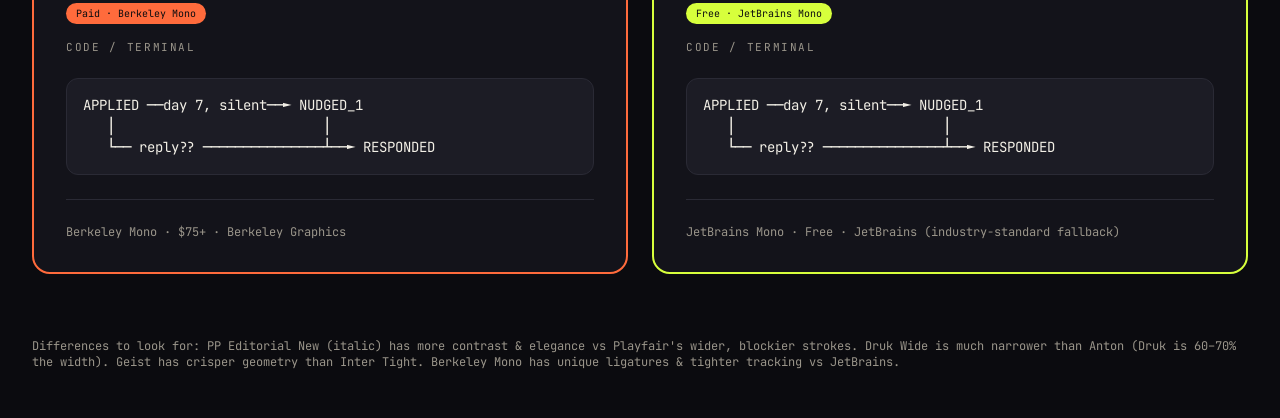
<file: frontend-preview-fonts.html>
<!DOCTYPE html>
<html lang="en">
<head>
<meta charset="UTF-8">
<meta name="viewport" content="width=device-width, initial-scale=1.0">
<title>Font Preview — NudgePilot</title>
<link rel="preconnect" href="https://fonts.googleapis.com">
<link rel="preconnect" href="https://fonts.gstatic.com" crossorigin>
<link href="https://fonts.googleapis.com/css2?family=DM+Serif+Display:ital@0;1&family=Playfair+Display:wght@900&family=JetBrains+Mono:wght@400;600&family=Anton&family=Inter+Tight:wght@400;500;700&family=Bebas+Neue&display=swap" rel="stylesheet">
<style>
  :root { --ink:#0B0B0F; --paper:#13131A; --paper-2:#1C1C25; --acid:#D7FF3C; --rust:#FF6B3C; --bone:#F2EFE6; --bone-mute:#9A958A; --hairline:#2A2A35; }
  * { box-sizing: border-box; margin: 0; padding: 0; }
  body { background: var(--ink); color: var(--bone); font-family: 'Inter Tight', system-ui, sans-serif; padding: 48px 32px; }
  h1 { font-size: 12px; letter-spacing: 0.2em; text-transform: uppercase; color: var(--bone-mute); margin-bottom: 32px; }
  .pair { display: grid; grid-template-columns: 1fr 1fr; gap: 24px; margin-bottom: 64px; }
  @media (max-width: 768px) { .pair { grid-template-columns: 1fr; } }
  .swatch { background: var(--paper); border: 1px solid var(--hairline); border-radius: 18px; padding: 32px; }
  .label { font-family: 'JetBrains Mono', monospace; font-size: 11px; color: var(--bone-mute); text-transform: uppercase; letter-spacing: 0.15em; margin-bottom: 24px; }
  .hero-line {
    font-size: clamp(2.5rem, 7vw, 5.5rem);
    line-height: 0.95;
    letter-spacing: -0.03em;
    margin-bottom: 32px;
    font-weight: 900;
  }
  .stat-num {
    font-size: clamp(6rem, 14vw, 10rem);
    line-height: 0.85;
    letter-spacing: -0.04em;
    color: var(--acid);
    margin-bottom: 24px;
  }
  .body-line { font-size: 18px; line-height: 1.6; max-width: 60ch; color: var(--bone); margin-bottom: 16px; }
  .mono-line { font-family: 'JetBrains Mono', monospace; font-size: 14px; line-height: 1.5; color: var(--bone); white-space: pre; padding: 16px; background: var(--paper-2); border-radius: 12px; border: 1px solid var(--hairline); }
  .paid { border-color: var(--rust); border-width: 2px; }
  .free { border-color: var(--acid); border-width: 2px; }
  .tag { display: inline-block; font-family: 'JetBrains Mono', monospace; font-size: 10px; padding: 4px 10px; border-radius: 999px; margin-bottom: 16px; }
  .tag-paid { background: var(--rust); color: var(--ink); }
  .tag-free { background: var(--acid); color: var(--ink); }
  .stack { font-family: 'JetBrains Mono', monospace; font-size: 12px; color: var(--bone-mute); margin-top: 24px; padding-top: 24px; border-top: 1px solid var(--hairline); }
</style>
</head>
<body>
  <h1>NudgePilot Font Pair Preview — Side by side</h1>

  <!-- ROW 1: Display / Headline -->
  <div class="pair">
    <div class="swatch paid">
      <span class="tag tag-paid">Paid · PP Editorial New</span>
      <div class="label">Display headline</div>
      <div class="hero-line" style="font-family: 'DM Serif Display', 'GT Sectra', serif; font-style: italic;">Trackers remember.<br>NudgePilot acts.</div>
      <div class="stack">PP Editorial New · $90+ · Pangram Pangram</div>
    </div>
    <div class="swatch free">
      <span class="tag tag-free">Free · GT Sectra alt (Playfair Display Black)</span>
      <div class="label">Display headline</div>
      <div class="hero-line" style="font-family: 'Playfair Display', serif; font-weight: 900;">Trackers remember.<br>NudgePilot acts.</div>
      <div class="stack">Playfair Display · Free · Google Fonts (GT Sectra is paid; Playfair carries similar editorial weight)</div>
    </div>
  </div>

  <!-- ROW 2: Big numeral -->
  <div class="pair">
    <div class="swatch paid">
      <span class="tag tag-paid">Paid · Druk Wide</span>
      <div class="label">Display numeral</div>
      <div class="stat-num" style="font-family: 'Bebas Neue', 'Druk Wide', sans-serif;">53%</div>
      <div class="body-line">of job seekers got ghosted in 2025 — a three-year high.</div>
      <div class="stack">Druk Wide · Commercial Type</div>
    </div>
    <div class="swatch free">
      <span class="tag tag-free">Free · Anton (closest free condensed display)</span>
      <div class="label">Display numeral</div>
      <div class="stat-num" style="font-family: 'Anton', sans-serif;">53%</div>
      <div class="body-line">of job seekers got ghosted in 2025 — a three-year high.</div>
      <div class="stack">Anton · Free · Google Fonts</div>
    </div>
  </div>

  <!-- ROW 3: Body -->
  <div class="pair">
    <div class="swatch paid">
      <span class="tag tag-paid">Paid · Geist Sans</span>
      <div class="label">Body / UI</div>
      <div class="body-line" style="font-family: 'Inter Tight', 'Geist', system-ui, sans-serif;">The black hole is not the ATS. A persistent myth says 75% of applications are auto-rejected — that stat has no credible source. The real failure is human inattention at scale.</div>
      <div class="stack">Geist · Vercel (some weights free, full family paid)</div>
    </div>
    <div class="swatch free">
      <span class="tag tag-free">Free · Inter Tight (Geist's closest free cousin)</span>
      <div class="label">Body / UI</div>
      <div class="body-line" style="font-family: 'Inter Tight', system-ui, sans-serif;">The black hole is not the ATS. A persistent myth says 75% of applications are auto-rejected — that stat has no credible source. The real failure is human inattention at scale.</div>
      <div class="stack">Inter Tight · Free · Google Fonts (note: banned Inter, but Inter Tight is the condensed cousin and acceptable per skill guidance)</div>
    </div>
  </div>

  <!-- ROW 4: Mono -->
  <div class="pair">
    <div class="swatch paid">
      <span class="tag tag-paid">Paid · Berkeley Mono</span>
      <div class="label">Code / Terminal</div>
      <div class="mono-line" style="font-family: 'JetBrains Mono', 'Berkeley Mono', monospace;">APPLIED ──day 7, silent──► NUDGED_1
   │                          │
   └── reply?? ───────────────┴──► RESPONDED</div>
      <div class="stack">Berkeley Mono · $75+ · Berkeley Graphics</div>
    </div>
    <div class="swatch free">
      <span class="tag tag-free">Free · JetBrains Mono</span>
      <div class="label">Code / Terminal</div>
      <div class="mono-line" style="font-family: 'JetBrains Mono', monospace;">APPLIED ──day 7, silent──► NUDGED_1
   │                          │
   └── reply?? ───────────────┴──► RESPONDED</div>
      <div class="stack">JetBrains Mono · Free · JetBrains (industry-standard fallback)</div>
    </div>
  </div>

  <p style="margin-top: 48px; font-family: 'JetBrains Mono', monospace; font-size: 12px; color: var(--bone-mute);">Differences to look for: PP Editorial New (italic) has more contrast & elegance vs Playfair's wider, blockier strokes. Druk Wide is much narrower than Anton (Druk is 60–70% the width). Geist has crisper geometry than Inter Tight. Berkeley Mono has unique ligatures & tighter tracking vs JetBrains.</p>
</body>
</html>
</file>
<file: frontend/styles/tokens.css>
/* ============================================================
   NudgePilot — Design Tokens
   The single source of truth for color, type, space, motion.
   All other CSS files reference these custom properties.
   ============================================================ */

:root {
  /* ----- COLOR (OKLCH-computed for hue discipline) ------- */
  --ink:          #0B0B0F;       /* dominant body bg — slightly cool */
  --paper:        #13131A;       /* card surface — 1 step up */
  --paper-2:      #1C1C25;       /* elevated inner core — 2 steps up */
  --paper-3:      #25252F;       /* hover/active state for paper-2 */
  --acid:         #D7FF3C;       /* primary accent — high-chroma lime */
  --acid-deep:    #B8E02E;       /* hover state for acid */
  --rust:         #FF6B3C;       /* warnings / rejections */
  --sky:          #7CD7FF;       /* info / links / soft-pending */
  --bone:         #F2EFE6;       /* primary text */
  --bone-2:       #D9D5C9;       /* secondary text — still ≥4.5:1 on ink */
  --bone-mute:    #9A958A;       /* tertiary text — used sparingly */
  --bone-faint:   #6B675E;       /* hairlines, disabled */
  --hairline:     #2A2A35;       /* divider color */
  --hairline-2:   #3A3A48;       /* secondary divider */

  /* ----- TYPOGRAPHY --------------------------------------- */
  --font-display: 'PP Editorial New', 'GT Sectra', 'Playfair Display', 'Times New Roman', serif;
  --font-body:    'Geist', 'Inter Tight', system-ui, -apple-system, sans-serif;
  --font-mono:    'JetBrains Mono', 'Berkeley Mono', 'SF Mono', Menlo, Consolas, monospace;
  --font-numeral: 'Anton', 'Druk Wide', 'Bebas Neue', 'Impact', sans-serif;

  /* type scale (clamp values — fluid) */
  --fs-hero:      clamp(3.2rem, 9vw, 9rem);
  --fs-h2:        clamp(2.2rem, 6vw, 5.5rem);
  --fs-h3:        clamp(1.6rem, 3vw, 2.6rem);
  --fs-stat:      clamp(5rem, 14vw, 14rem);
  --fs-body:      clamp(1rem, 1.05vw, 1.125rem);
  --fs-body-lg:   clamp(1.125rem, 1.4vw, 1.375rem);
  --fs-mono:      0.8125rem;
  --fs-eyebrow:   0.6875rem;

  /* ----- SPACING RHYTHM (8-pt base, doubled for macro) ---- */
  --s-1:  0.25rem;   /*  4px */
  --s-2:  0.5rem;    /*  8px */
  --s-3:  0.75rem;   /* 12px */
  --s-4:  1rem;      /* 16px */
  --s-5:  1.5rem;    /* 24px */
  --s-6:  2rem;      /* 32px */
  --s-7:  3rem;      /* 48px */
  --s-8:  4rem;      /* 64px */
  --s-9:  6rem;      /* 96px */
  --s-10: 8rem;      /* 128px */
  --s-11: 10rem;     /* 160px */

  /* ----- RADII (disciplined — never 32px+ on cards) ------- */
  --r-pill:    9999px;
  --r-card:    22px;       /* upper-bound for cards */
  --r-card-lg: 28px;       /* hero/feature cards */
  --r-input:   14px;
  --r-tag:     10px;

  /* ----- SHADOWS (used sparingly, single source per elem) -- */
  --shadow-inner: inset 0 1px 1px rgba(255,255,255,0.04);
  --shadow-inner-strong: inset 0 1px 1px rgba(255,255,255,0.06), inset 0 0 0 1px rgba(255,255,255,0.02);
  --shadow-float: 0 8px 32px -12px rgba(0,0,0,0.6);
  --shadow-glow-acid: 0 0 24px -4px rgba(215,255,60,0.35);
  --shadow-glow-rust: 0 0 24px -4px rgba(255,107,60,0.35);

  /* ----- MOTION (custom cubic-beziers only) --------------- */
  --ease-fluid:  cubic-bezier(0.32, 0.72, 0, 1);
  --ease-out:    cubic-bezier(0.16, 1, 0.3, 1);
  --ease-in-out: cubic-bezier(0.65, 0, 0.35, 1);
  --dur-fast:    180ms;
  --dur-med:     360ms;
  --dur-slow:    720ms;
  --dur-xslow:   1200ms;

  /* ----- LAYOUT ------------------------------------------- */
  --max-w:       1440px;
  --max-w-text:  70ch;
  --nav-h:       64px;

  /* ----- Z-INDEX SCALE (semantic) ------------------------- */
  --z-base:    1;
  --z-raised:  10;
  --z-sticky:  20;
  --z-overlay: 40;
  --z-modal:   60;
  --z-toast:   70;
  --z-tooltip: 80;
}
</file>
<file: frontend/styles/base.css>
/* ============================================================
   NudgePilot — Base / Typography
   ============================================================ */

/* ----- Web fonts (Google Fonts free tier per locked decision) --- */
/* Display: Playfair Display Black (stands in for PP Editorial New) */
/* Body:    Inter Tight (stands in for Geist) */
/* Mono:    JetBrains Mono */
/* Numeral: Anton (stands in for Druk Wide) */

@import url('https://fonts.googleapis.com/css2?family=Playfair+Display:ital,wght@0,400;0,700;0,900;1,400;1,700;1,900&family=Inter+Tight:wght@400;500;600;700&family=JetBrains+Mono:wght@400;500;700&family=Anton&display=swap');

body {
  background: var(--ink);
  color: var(--bone);
  font-family: var(--font-body);
  font-size: var(--fs-body);
  line-height: 1.6;
  font-weight: 400;
  /* prevent horizontal scroll from any rogue element */
  overflow-x: hidden;
}

/* Body prose */
.body-prose {
  font-size: var(--fs-body-lg);
  line-height: 1.65;
  color: var(--bone-2);
  max-width: var(--max-w-text);
}
.body-prose + .body-prose { margin-top: var(--s-5); }
.body-prose strong { color: var(--bone); font-weight: 700; }
.body-prose em { font-family: var(--font-display); font-style: italic; color: var(--bone); }

/* Display headings */
h1, .h1, .h-hero {
  font-family: var(--font-display);
  font-weight: 900;
  font-style: italic;
  letter-spacing: -0.03em;
  line-height: 0.92;
  color: var(--bone);
  text-wrap: balance;
}

h2, .h2, .h-section {
  font-family: var(--font-display);
  font-weight: 900;
  letter-spacing: -0.025em;
  line-height: 0.96;
  color: var(--bone);
  text-wrap: balance;
}

h3, .h3 {
  font-family: var(--font-display);
  font-weight: 700;
  letter-spacing: -0.02em;
  line-height: 1.1;
  color: var(--bone);
  text-wrap: balance;
}

/* Numeral display (stat slabs) */
.numeral {
  font-family: var(--font-numeral);
  font-weight: 400;
  letter-spacing: -0.04em;
  line-height: 0.82;
  text-transform: uppercase;
  font-feature-settings: "tnum" 1;
}

/* Mono */
.mono, code, pre {
  font-family: var(--font-mono);
  font-size: var(--fs-mono);
  line-height: 1.55;
  font-feature-settings: "ss02", "cv11";
}

/* Eyebrow — used SPARINGLY (max 1-2 per page), per impeccable ban */
.eyebrow {
  display: inline-block;
  font-family: var(--font-mono);
  font-size: var(--fs-eyebrow);
  font-weight: 500;
  text-transform: uppercase;
  letter-spacing: 0.22em;
  color: var(--bone-mute);
  padding: 5px 10px;
  border: 1px solid var(--hairline);
  border-radius: var(--r-pill);
  background: var(--paper);
}
.eyebrow .dot {
  display: inline-block;
  width: 6px;
  height: 6px;
  border-radius: 50%;
  background: var(--acid);
  margin-right: 8px;
  vertical-align: middle;
  box-shadow: 0 0 8px var(--acid);
}

/* Status pills */
.pill {
  display: inline-flex;
  align-items: center;
  gap: 6px;
  padding: 4px 10px;
  font-family: var(--font-mono);
  font-size: 11px;
  font-weight: 500;
  text-transform: uppercase;
  letter-spacing: 0.15em;
  border-radius: var(--r-pill);
  border: 1px solid var(--hairline);
  background: var(--paper-2);
}
.pill .pdot {
  display: inline-block;
  width: 5px;
  height: 5px;
  border-radius: 50%;
}
.pill.applied   .pdot { background: var(--bone); }
.pill.nudged-1  .pdot { background: var(--sky); box-shadow: 0 0 6px var(--sky); }
.pill.nudged-2  .pdot { background: var(--acid); box-shadow: 0 0 6px var(--acid); }
.pill.rejected  .pdot { background: var(--rust); box-shadow: 0 0 6px var(--rust); }
.pill.ghosted   .pdot { background: var(--bone-faint); }
.pill.offered   .pdot { background: var(--acid); box-shadow: 0 0 12px var(--acid); }
.pill.responded .pdot { background: var(--sky); }

/* Anchor link in body */
.body-prose a, a.link {
  color: var(--bone);
  text-decoration: underline;
  text-decoration-color: var(--acid);
  text-decoration-thickness: 1px;
  text-underline-offset: 4px;
  transition: color var(--dur-fast) var(--ease-fluid);
}
.body-prose a:hover, a.link:hover { color: var(--acid); }

/* number markers (01 / 02 / 03) — used only in §06 guardrails, never ubiquitous */
.num-mark {
  font-family: var(--font-numeral);
  font-size: clamp(2.5rem, 5vw, 4rem);
  line-height: 1;
  color: var(--bone-mute);
  letter-spacing: -0.04em;
}

/* common helpers */
.visually-hidden {
  position: absolute;
  width: 1px; height: 1px;
  padding: 0; margin: -1px;
  overflow: hidden;
  clip: rect(0, 0, 0, 0);
  white-space: nowrap;
  border: 0;
}

.divider {
  height: 1px;
  background: var(--hairline);
  width: 100%;
  border: 0;
}

/* mesh-gradient orbs (background atmosphere) */
.mesh-bg {
  position: fixed;
  inset: 0;
  pointer-events: none;
  z-index: var(--z-base);
  overflow: hidden;
}
.mesh-bg .orb {
  position: absolute;
  border-radius: 50%;
  filter: blur(120px);
  opacity: 0.18;
  mix-blend-mode: screen;
}
.mesh-bg .orb-1 { top: -10%; left: -8%; width: 50vw; height: 50vw; background: var(--acid); }
.mesh-bg .orb-2 { top: 30%; right: -12%; width: 45vw; height: 45vw; background: var(--rust); opacity: 0.14; }
.mesh-bg .orb-3 { bottom: -20%; left: 20%; width: 60vw; height: 60vw; background: var(--sky); opacity: 0.10; }

/* noise overlay (fixed, pointer-events: none) */
.noise-overlay {
  position: fixed;
  inset: 0;
  pointer-events: none;
  z-index: var(--z-toast);
  opacity: 0.025;
  background-image: url("data:image/svg+xml;utf8,<svg xmlns='http://www.w3.org/2000/svg' width='200' height='200'><filter id='n'><feTurbulence type='fractalNoise' baseFrequency='0.85' numOctaves='2'/></filter><rect width='100%' height='100%' filter='url(%23n)'/></svg>");
}

/* reveal-on-scroll utility (controlled by IntersectionObserver in main.js) */
.reveal {
  opacity: 0;
  transform: translateY(24px);
  filter: blur(6px);
  transition:
    opacity var(--dur-slow) var(--ease-fluid),
    transform var(--dur-slow) var(--ease-fluid),
    filter var(--dur-slow) var(--ease-fluid);
}
.reveal.is-visible {
  opacity: 1;
  transform: translateY(0);
  filter: blur(0);
}
@media (prefers-reduced-motion: reduce) {
  .reveal {
    opacity: 0;
    transform: none;
    filter: none;
    transition: opacity 200ms var(--ease-fluid);
  }
  .reveal.is-visible { opacity: 1; }
}
</file>
<file: frontend/styles/components.css>
/* ============================================================
   NudgePilot — Components
   Nav (floating pill + hamburger morph), Button (button-in-button),
   Card (double-bezel), Stat, PolicyLine, Terminal, MeshOrb, etc.
   ============================================================ */

/* ----- Floating Nav (the "Fluid Island") ----------------- */
.nav {
  position: fixed;
  top: 24px;
  left: 50%;
  transform: translateX(-50%);
  z-index: var(--z-sticky);
  display: flex;
  align-items: center;
  gap: 8px;
  padding: 8px 8px 8px 24px;
  background: rgba(19, 19, 26, 0.72);
  backdrop-filter: blur(20px) saturate(1.4);
  -webkit-backdrop-filter: blur(20px) saturate(1.4);
  border: 1px solid var(--hairline);
  border-radius: var(--r-pill);
  box-shadow: var(--shadow-float);
  width: max-content;
  max-width: calc(100vw - 32px);
}
.nav__brand {
  display: flex;
  align-items: center;
  gap: 10px;
  font-family: var(--font-display);
  font-style: italic;
  font-weight: 900;
  font-size: 18px;
  letter-spacing: -0.02em;
  color: var(--bone);
  padding-right: 16px;
}
.nav__brand svg { width: 22px; height: 22px; }
.nav__links {
  display: flex;
  gap: 4px;
  align-items: center;
}
.nav__link {
  padding: 8px 14px;
  font-size: 13px;
  font-weight: 500;
  color: var(--bone-2);
  border-radius: var(--r-pill);
  transition: background var(--dur-fast) var(--ease-fluid), color var(--dur-fast) var(--ease-fluid);
  white-space: nowrap;
}
.nav__link:hover { background: var(--paper-2); color: var(--bone); }

/* Hamburger morph (lines → X) */
.nav__burger {
  display: none;
  position: relative;
  width: 40px;
  height: 40px;
  border-radius: 50%;
  background: var(--paper-2);
  margin-left: 4px;
  border: 1px solid var(--hairline);
}
.nav__burger span {
  position: absolute;
  left: 50%;
  top: 50%;
  width: 16px;
  height: 1.5px;
  background: var(--bone);
  border-radius: 2px;
  transform: translate(-50%, -50%);
  transition: transform var(--dur-med) var(--ease-fluid), opacity var(--dur-fast) var(--ease-fluid);
}
.nav__burger span:nth-child(1) { transform: translate(-50%, calc(-50% - 5px)); }
.nav__burger span:nth-child(2) { transform: translate(-50%, -50%); }
.nav__burger span:nth-child(3) { transform: translate(-50%, calc(-50% + 5px)); }
.nav.is-open .nav__burger span:nth-child(1) { transform: translate(-50%, -50%) rotate(45deg); }
.nav.is-open .nav__burger span:nth-child(2) { opacity: 0; }
.nav.is-open .nav__burger span:nth-child(3) { transform: translate(-50%, -50%) rotate(-45deg); }

@media (max-width: 768px) {
  .nav__links { display: none; }
  .nav__burger { display: block; }
  .nav {
    padding: 8px 8px 8px 20px;
  }
}

/* Mobile expanded overlay */
.nav-overlay {
  position: fixed;
  inset: 0;
  z-index: calc(var(--z-sticky) - 1);
  background: rgba(11, 11, 15, 0.92);
  backdrop-filter: blur(40px);
  -webkit-backdrop-filter: blur(40px);
  opacity: 0;
  pointer-events: none;
  transition: opacity var(--dur-med) var(--ease-fluid);
  display: flex;
  flex-direction: column;
  justify-content: center;
  align-items: center;
  gap: 12px;
  padding: 80px 32px 32px;
}
.nav-overlay.is-open {
  opacity: 1;
  pointer-events: auto;
}
.nav-overlay a {
  font-family: var(--font-display);
  font-style: italic;
  font-weight: 900;
  font-size: clamp(2rem, 8vw, 3.5rem);
  letter-spacing: -0.02em;
  color: var(--bone);
  padding: 8px 16px;
  border-radius: 12px;
  opacity: 0;
  transform: translateY(48px);
  transition:
    opacity var(--dur-slow) var(--ease-fluid),
    transform var(--dur-slow) var(--ease-fluid),
    color var(--dur-fast) var(--ease-fluid);
}
.nav-overlay.is-open a {
  opacity: 1;
  transform: translateY(0);
}
.nav-overlay a:hover { color: var(--acid); }
.nav-overlay a:nth-child(1) { transition-delay: 100ms; }
.nav-overlay a:nth-child(2) { transition-delay: 150ms; }
.nav-overlay a:nth-child(3) { transition-delay: 200ms; }
.nav-overlay a:nth-child(4) { transition-delay: 250ms; }
.nav-overlay a:nth-child(5) { transition-delay: 300ms; }
.nav-overlay a:nth-child(6) { transition-delay: 350ms; }
.nav-overlay a:nth-child(7) { transition-delay: 400ms; }


/* ----- Button (button-in-button physics) ----------------- */
.btn {
  display: inline-flex;
  align-items: center;
  gap: 12px;
  padding: 12px 20px 12px 24px;
  font-family: var(--font-body);
  font-weight: 600;
  font-size: 14px;
  letter-spacing: 0.01em;
  border-radius: var(--r-pill);
  cursor: pointer;
  transition:
    transform var(--dur-fast) var(--ease-fluid),
    background var(--dur-fast) var(--ease-fluid),
    color var(--dur-fast) var(--ease-fluid),
    box-shadow var(--dur-fast) var(--ease-fluid);
  user-select: none;
  white-space: nowrap;
  border: 1px solid transparent;
}
.btn:active { transform: scale(0.98); }

/* primary: acid bg, ink text */
.btn--primary {
  background: var(--acid);
  color: var(--ink);
}
.btn--primary:hover {
  background: var(--acid-deep);
  box-shadow: var(--shadow-glow-acid);
}

/* secondary: outline + bone text */
.btn--secondary {
  background: transparent;
  color: var(--bone);
  border-color: var(--hairline-2);
}
.btn--secondary:hover {
  background: var(--paper);
  border-color: var(--bone-mute);
}

/* ghost: bone bg on hover only */
.btn--ghost {
  background: transparent;
  color: var(--bone-2);
}
.btn--ghost:hover {
  background: var(--paper);
  color: var(--bone);
}

/* The "Button-in-Button" trailing icon circle */
.btn__icon {
  display: inline-flex;
  align-items: center;
  justify-content: center;
  width: 28px;
  height: 28px;
  border-radius: 50%;
  background: rgba(0, 0, 0, 0.12);
  transition: transform var(--dur-med) var(--ease-fluid);
  flex-shrink: 0;
}
.btn--primary .btn__icon { background: rgba(11, 11, 15, 0.18); }
.btn--secondary .btn__icon { background: var(--paper-2); }
.btn--ghost .btn__icon { background: var(--paper-2); }
.btn:hover .btn__icon {
  transform: translate(2px, -2px) scale(1.05);
}
.btn__icon svg { width: 14px; height: 14px; }

/* big CTA variant for hero */
.btn--lg {
  padding: 16px 20px 16px 28px;
  font-size: 15px;
}
.btn--lg .btn__icon { width: 32px; height: 32px; }
.btn--lg .btn__icon svg { width: 16px; height: 16px; }


/* ----- Card (Double-Bezel / Doppelrand) ------------------ */
.card {
  position: relative;
  background: var(--paper-2);
  border: 1px solid var(--hairline);
  border-radius: var(--r-card);
  padding: 6px;
  transition: transform var(--dur-med) var(--ease-fluid), border-color var(--dur-fast) var(--ease-fluid);
}
.card__inner {
  background: var(--paper);
  border-radius: calc(var(--r-card) - 6px);
  padding: var(--s-6);
  box-shadow: var(--shadow-inner);
  height: 100%;
}
.card--lg {
  border-radius: var(--r-card-lg);
  padding: 8px;
}
.card--lg .card__inner {
  border-radius: calc(var(--r-card-lg) - 8px);
  padding: var(--s-7);
}
.card:hover {
  border-color: var(--hairline-2);
}

/* accent variants for cards */
.card--acid  { border-color: rgba(215, 255, 60, 0.25); }
.card--rust  { border-color: rgba(255, 107, 60, 0.25); }
.card--sky   { border-color: rgba(124, 215, 255, 0.25); }


/* ----- Stat slab ----------------------------------------- */
.stat {
  display: flex;
  flex-direction: column;
  gap: var(--s-2);
}
.stat__num {
  font-family: var(--font-numeral);
  font-size: var(--fs-stat);
  line-height: 0.82;
  letter-spacing: -0.04em;
  color: var(--bone);
}
.stat__num--acid { color: var(--acid); }
.stat__num--rust { color: var(--rust); }
.stat__num--sky  { color: var(--sky); }
.stat__num--bone { color: var(--bone); }
.stat__label {
  font-family: var(--font-mono);
  font-size: 12px;
  text-transform: uppercase;
  letter-spacing: 0.18em;
  color: var(--bone-mute);
  max-width: 32ch;
}
.stat__sub {
  font-family: var(--font-display);
  font-style: italic;
  font-size: var(--fs-h3);
  line-height: 1.1;
  color: var(--bone-2);
  max-width: 28ch;
  letter-spacing: -0.02em;
}


/* ----- PolicyLine (constants panel rows) ----------------- */
.policy-line {
  display: grid;
  grid-template-columns: minmax(0, 1fr) auto minmax(0, 1fr);
  align-items: center;
  gap: var(--s-4);
  padding: var(--s-3) 0;
  border-bottom: 1px solid var(--hairline);
}
.policy-line:last-child { border-bottom: none; }
.policy-line__key {
  font-family: var(--font-mono);
  font-size: var(--fs-mono);
  color: var(--bone-mute);
  text-transform: uppercase;
  letter-spacing: 0.1em;
  white-space: nowrap;
  overflow: hidden;
  text-overflow: ellipsis;
}
.policy-line__val {
  font-family: var(--font-mono);
  font-size: var(--fs-mono);
  font-weight: 700;
  color: var(--acid);
  text-align: right;
  white-space: nowrap;
}
.policy-line__desc {
  font-family: var(--font-body);
  font-size: 13px;
  color: var(--bone-mute);
  text-align: right;
  white-space: nowrap;
}
@media (max-width: 640px) {
  .policy-line {
    grid-template-columns: 1fr;
    gap: 4px;
    text-align: left;
  }
  .policy-line__val, .policy-line__desc { text-align: left; }
}


/* ----- Terminal panel ------------------------------------ */
.terminal {
  background: var(--paper-2);
  border: 1px solid var(--hairline);
  border-radius: var(--r-card);
  overflow: hidden;
  font-family: var(--font-mono);
  box-shadow: var(--shadow-float);
}
.terminal__bar {
  display: flex;
  align-items: center;
  gap: 12px;
  padding: 12px 16px;
  background: var(--paper);
  border-bottom: 1px solid var(--hairline);
  font-size: 12px;
  color: var(--bone-mute);
}
.terminal__bar-dots {
  display: flex;
  gap: 6px;
}
.terminal__bar-dots span {
  width: 10px;
  height: 10px;
  border-radius: 50%;
  background: var(--paper-2);
  border: 1px solid var(--hairline-2);
}
.terminal__bar-title {
  flex: 1;
  text-align: center;
  font-weight: 500;
}
.terminal__bar-meta {
  font-size: 11px;
}
.terminal__body {
  padding: 20px;
  height: 420px;
  overflow-y: auto;
  font-size: 13px;
  line-height: 1.65;
  scroll-behavior: smooth;
}
.terminal__body::-webkit-scrollbar { width: 6px; }
.terminal__body::-webkit-scrollbar-track { background: transparent; }
.terminal__body::-webkit-scrollbar-thumb { background: var(--hairline-2); border-radius: 3px; }
.terminal__line {
  display: block;
  white-space: pre;
  opacity: 0;
  transform: translateX(-4px);
  transition: opacity 200ms var(--ease-fluid), transform 200ms var(--ease-fluid);
}
.terminal__line.is-visible {
  opacity: 1;
  transform: translateX(0);
}
.terminal__line .ts { color: var(--bone-faint); margin-right: 12px; }
.terminal__line .tag { color: var(--acid); margin-right: 6px; }
.terminal__line .tag-rust { color: var(--rust); }
.terminal__line .tag-sky  { color: var(--sky); }
.terminal__line .tag-acid { color: var(--acid); }
.terminal__cursor {
  display: inline-block;
  width: 8px;
  height: 16px;
  background: var(--acid);
  vertical-align: -2px;
  margin-left: 2px;
  animation: blink 1.1s steps(2, start) infinite;
  box-shadow: 0 0 6px var(--acid);
}
@keyframes blink {
  0%, 50% { opacity: 1; }
  50.01%, 100% { opacity: 0; }
}
@media (prefers-reduced-motion: reduce) {
  .terminal__cursor { animation: none; opacity: 1; }
}

.terminal__progress {
  height: 3px;
  background: var(--paper);
  border-top: 1px solid var(--hairline);
  position: relative;
  overflow: hidden;
}
.terminal__progress-bar {
  position: absolute;
  inset: 0;
  background: var(--acid);
  transform-origin: left center;
  transform: scaleX(0);
  transition: transform 100ms linear;
  box-shadow: 0 0 8px var(--acid);
}


/* ----- Inbox pill (horizontal scroller) ------------------ */
.inbox-rail {
  display: flex;
  gap: 10px;
  overflow-x: auto;
  padding: var(--s-3) 0;
  scroll-snap-type: x mandatory;
  scrollbar-width: thin;
  scrollbar-color: var(--hairline-2) transparent;
}
.inbox-rail::-webkit-scrollbar { height: 4px; }
.inbox-rail::-webkit-scrollbar-track { background: transparent; }
.inbox-rail::-webkit-scrollbar-thumb { background: var(--hairline-2); border-radius: 2px; }

.inbox-pill {
  flex-shrink: 0;
  padding: 14px 18px;
  background: var(--paper-2);
  border: 1px solid var(--hairline);
  border-radius: var(--r-card);
  min-width: 240px;
  max-width: 260px;
  scroll-snap-align: start;
  cursor: pointer;
  transition: transform var(--dur-fast) var(--ease-fluid), border-color var(--dur-fast) var(--ease-fluid);
}
.inbox-pill:hover {
  transform: translateY(-2px);
  border-color: var(--hairline-2);
}
.inbox-pill__row1 {
  display: flex;
  align-items: center;
  justify-content: space-between;
  gap: 8px;
  margin-bottom: 8px;
}
.inbox-pill__company {
  font-family: var(--font-display);
  font-style: italic;
  font-weight: 900;
  font-size: 15px;
  color: var(--bone);
  letter-spacing: -0.01em;
  white-space: nowrap;
  overflow: hidden;
  text-overflow: ellipsis;
}
.inbox-pill__role {
  font-size: 12px;
  color: var(--bone-mute);
  margin-bottom: 10px;
  white-space: nowrap;
  overflow: hidden;
  text-overflow: ellipsis;
}
.inbox-pill__meta {
  display: flex;
  align-items: center;
  justify-content: space-between;
  gap: 8px;
  font-family: var(--font-mono);
  font-size: 10px;
  color: var(--bone-mute);
  text-transform: uppercase;
  letter-spacing: 0.12em;
}
.inbox-pill[data-status="APPLIED"]   { border-left: 2px solid var(--bone-mute); }
.inbox-pill[data-status="NUDGED_1"]  { border-left: 2px solid var(--sky); }
.inbox-pill[data-status="NUDGED_2"]  { border-left: 2px solid var(--acid); }
.inbox-pill[data-status="REJECTED"]  { border-left: 2px solid var(--rust); }
.inbox-pill[data-status="GHOSTED"]   { border-left: 2px solid var(--bone-faint); opacity: 0.7; }
.inbox-pill[data-status="OFFER"]     { border-left: 2px solid var(--acid); box-shadow: 0 0 16px -8px var(--acid); }


/* ----- Digest card (preview email) ------------------------ */
.digest-card {
  background: var(--paper);
  border-radius: var(--r-card);
  border: 1px solid var(--hairline);
  padding: var(--s-5);
}
.digest-card__head {
  display: flex;
  align-items: center;
  justify-content: space-between;
  padding-bottom: var(--s-4);
  margin-bottom: var(--s-4);
  border-bottom: 1px solid var(--hairline);
}
.digest-card__title {
  font-family: var(--font-display);
  font-style: italic;
  font-weight: 700;
  font-size: 18px;
}
.digest-card__time {
  font-family: var(--font-mono);
  font-size: 11px;
  color: var(--bone-mute);
}
.digest-card__section {
  margin-bottom: var(--s-4);
}
.digest-card__section:last-child { margin-bottom: 0; }
.digest-card__heading {
  font-family: var(--font-mono);
  font-size: 11px;
  font-weight: 700;
  text-transform: uppercase;
  letter-spacing: 0.15em;
  color: var(--bone-mute);
  margin-bottom: 8px;
  display: flex;
  align-items: center;
  gap: 8px;
}
.digest-card__heading::before {
  content: '';
  width: 6px; height: 6px; border-radius: 50%;
  background: var(--acid);
  box-shadow: 0 0 6px var(--acid);
}
.digest-card__heading--rust::before { background: var(--rust); box-shadow: 0 0 6px var(--rust); }
.digest-card__heading--sky::before  { background: var(--sky);  box-shadow: 0 0 6px var(--sky); }
.digest-card__list {
  display: flex;
  flex-direction: column;
  gap: 4px;
}
.digest-card__item {
  font-size: 13px;
  color: var(--bone-2);
  padding-left: 14px;
  position: relative;
}
.digest-card__item::before {
  content: '*';
  position: absolute;
  left: 0;
  color: var(--bone-mute);
}


/* ----- Guardrail row --------------------------------------- */
.guardrail {
  display: grid;
  grid-template-columns: auto 1fr;
  gap: var(--s-7);
  align-items: start;
  padding: var(--s-7) 0;
  border-bottom: 1px solid var(--hairline);
}
.guardrail:first-child { padding-top: 0; }
.guardrail:last-child { border-bottom: none; padding-bottom: 0; }
.guardrail__num {
  font-family: var(--font-numeral);
  font-size: clamp(2.5rem, 5vw, 4.5rem);
  line-height: 1;
  color: var(--acid);
  letter-spacing: -0.04em;
}
.guardrail__name {
  font-family: var(--font-display);
  font-style: italic;
  font-weight: 900;
  font-size: clamp(1.5rem, 3vw, 2.5rem);
  letter-spacing: -0.02em;
  color: var(--bone);
  margin-bottom: var(--s-3);
  line-height: 1.05;
}
.guardrail__body {
  font-size: var(--fs-body-lg);
  line-height: 1.6;
  color: var(--bone-2);
  max-width: var(--max-w-text);
}
.guardrail__body code {
  background: var(--paper-2);
  border: 1px solid var(--hairline);
  padding: 1px 6px;
  border-radius: 4px;
  font-size: 0.9em;
  color: var(--acid);
}
@media (max-width: 640px) {
  .guardrail { gap: var(--s-4); padding: var(--s-5) 0; }
}


/* ----- Stack icon strip ---------------------------------- */
.stack-grid {
  display: grid;
  grid-template-columns: repeat(auto-fit, minmax(140px, 1fr));
  gap: var(--s-3);
}
.stack-tile {
  display: flex;
  align-items: center;
  gap: 10px;
  padding: 14px;
  background: var(--paper-2);
  border: 1px solid var(--hairline);
  border-radius: var(--r-input);
  font-family: var(--font-mono);
  font-size: 12px;
  color: var(--bone-2);
}
.stack-tile svg {
  width: 20px; height: 20px;
  flex-shrink: 0;
}


/* ----- Cost breakdown ------------------------------------ */
.cost-bars {
  display: flex;
  flex-direction: column;
  gap: var(--s-3);
}
.cost-bar {
  display: grid;
  grid-template-columns: 130px 1fr 60px;
  align-items: center;
  gap: var(--s-3);
  font-family: var(--font-mono);
  font-size: 12px;
}
.cost-bar__label { color: var(--bone-mute); }
.cost-bar__track {
  height: 8px;
  background: var(--paper-2);
  border-radius: 4px;
  overflow: hidden;
  border: 1px solid var(--hairline);
}
.cost-bar__fill {
  height: 100%;
  background: var(--acid);
  border-radius: 3px;
  transition: width var(--dur-xslow) var(--ease-fluid);
}
.cost-bar__fill--rust { background: var(--rust); }
.cost-bar__fill--sky  { background: var(--sky); }
.cost-bar__val { color: var(--bone); text-align: right; }


/* ----- Source citations (footer) ------------------------- */
.sources {
  display: flex;
  flex-direction: column;
  gap: var(--s-2);
}
.source {
  display: grid;
  grid-template-columns: 32px 1fr auto;
  gap: var(--s-4);
  padding: var(--s-3) var(--s-4);
  border: 1px solid var(--hairline);
  border-radius: var(--r-input);
  background: var(--paper);
  transition: background var(--dur-fast) var(--ease-fluid), border-color var(--dur-fast) var(--ease-fluid);
  text-decoration: none;
}
.source:hover {
  background: var(--paper-2);
  border-color: var(--hairline-2);
}
.source__n {
  font-family: var(--font-numeral);
  font-size: 18px;
  color: var(--bone-mute);
  line-height: 1.4;
}
.source__title {
  font-size: 14px;
  color: var(--bone);
  font-weight: 500;
  line-height: 1.4;
}
.source__src {
  font-family: var(--font-mono);
  font-size: 11px;
  color: var(--bone-mute);
  text-transform: uppercase;
  letter-spacing: 0.1em;
  margin-top: 4px;
}
.source__ext {
  display: flex;
  align-items: center;
  color: var(--bone-mute);
}
.source__ext svg { width: 14px; height: 14px; }
.source:hover .source__ext { color: var(--acid); }
</file>
<file: frontend/styles/sections.css>
/* ============================================================
   NudgePilot — Sections
   Layout + visual treatment for each of the 10 sections.
   Mobile-first; desktop adds the asymmetric/bento treatments.
   ============================================================ */

/* Global container */
.container {
  width: 100%;
  max-width: var(--max-w);
  margin: 0 auto;
  padding: 0 24px;
}
@media (min-width: 1024px) {
  .container { padding: 0 48px; }
}

/* Section base */
.section {
  position: relative;
  padding: var(--s-9) 0;
}
@media (min-width: 768px) {
  .section { padding: var(--s-10) 0; }
}
@media (min-width: 1280px) {
  .section { padding: var(--s-11) 0; }
}

/* Section header utility (used on a few sections only — not ubiquitous) */
.section-head {
  display: flex;
  flex-direction: column;
  gap: var(--s-4);
  margin-bottom: var(--s-7);
  max-width: 80ch;
}


/* ============================================================
   §01 — HERO (Z-Axis Cascade)
   ============================================================ */
.hero {
  min-height: 100dvh;
  display: flex;
  align-items: center;
  padding-top: calc(var(--s-10) + var(--nav-h));
  padding-bottom: var(--s-9);
  position: relative;
}
.hero__inner {
  position: relative;
  display: grid;
  grid-template-columns: 1fr;
  gap: var(--s-7);
  width: 100%;
}
@media (min-width: 1024px) {
  .hero__inner {
    grid-template-columns: 1.3fr 1fr;
    align-items: center;
    gap: var(--s-9);
  }
}
.hero__title {
  font-size: var(--fs-hero);
  letter-spacing: -0.03em;
  margin-bottom: var(--s-5);
}
.hero__title em {
  font-style: italic;
  color: var(--acid);
}
.hero__sub {
  font-size: var(--fs-body-lg);
  line-height: 1.55;
  color: var(--bone-2);
  max-width: 50ch;
  margin-bottom: var(--s-6);
}
.hero__sub strong { color: var(--bone); font-weight: 700; }
.hero__ctas {
  display: flex;
  gap: var(--s-3);
  flex-wrap: wrap;
  margin-bottom: var(--s-6);
}
.hero__meta {
  display: flex;
  gap: var(--s-5);
  flex-wrap: wrap;
  font-family: var(--font-mono);
  font-size: 12px;
  color: var(--bone-mute);
  text-transform: uppercase;
  letter-spacing: 0.15em;
}
.hero__meta b { color: var(--bone); font-weight: 500; }

/* Terminal cascade card — tilted, overlapping */
.hero__terminal-wrap {
  position: relative;
}
@media (min-width: 1024px) {
  .hero__terminal-wrap {
    transform: rotate(-2deg) translateY(20px);
  }
}
.hero__terminal-wrap::before {
  content: '';
  position: absolute;
  inset: -30px -30px -10px -10px;
  background: linear-gradient(135deg, var(--acid) 0%, transparent 60%);
  opacity: 0.08;
  filter: blur(40px);
  z-index: -1;
  border-radius: 50%;
}


/* ============================================================
   §02 — THE NUMBER (full-bleed stat slab, brutalist)
   ============================================================ */
.number {
  padding: var(--s-10) 0;
  border-top: 1px solid var(--hairline);
  border-bottom: 1px solid var(--hairline);
  background: linear-gradient(180deg, transparent 0%, rgba(215,255,60,0.015) 50%, transparent 100%);
}
.number__top {
  display: grid;
  grid-template-columns: 1fr;
  gap: var(--s-7);
  margin-bottom: var(--s-9);
}
@media (min-width: 1024px) {
  .number__top {
    grid-template-columns: 1.2fr 1fr;
    gap: var(--s-9);
    align-items: end;
  }
}
.number__big {
  font-family: var(--font-numeral);
  font-size: var(--fs-stat);
  line-height: 0.82;
  color: var(--acid);
  letter-spacing: -0.04em;
  text-transform: uppercase;
  margin-bottom: var(--s-3);
}
.number__big span {
  display: inline-block;
  color: var(--bone-faint);
  font-size: 0.5em;
  vertical-align: top;
  margin-left: 0.1em;
  letter-spacing: 0;
}
.number__caption {
  font-family: var(--font-display);
  font-style: italic;
  font-size: var(--fs-h3);
  color: var(--bone-2);
  max-width: 22ch;
  letter-spacing: -0.02em;
  line-height: 1.1;
}
.number__lede {
  font-size: var(--fs-body-lg);
  line-height: 1.6;
  color: var(--bone-2);
  max-width: var(--max-w-text);
}
.number__lede strong { color: var(--bone); font-weight: 700; }
.number__lede em { font-family: var(--font-display); font-style: italic; color: var(--acid); }

/* supporting stat strip (rhythmic, NOT identical cards) */
.number__support {
  display: grid;
  grid-template-columns: 1fr;
  gap: var(--s-7);
}
@media (min-width: 768px) {
  .number__support { grid-template-columns: repeat(3, 1fr); gap: var(--s-5); }
}
.number__support-item {
  display: flex;
  flex-direction: column;
  gap: 8px;
}
.number__support-num {
  font-family: var(--font-numeral);
  font-size: clamp(3rem, 6vw, 5rem);
  line-height: 0.85;
  letter-spacing: -0.04em;
  color: var(--bone);
}
.number__support-num--acid { color: var(--acid); }
.number__support-num--rust { color: var(--rust); }
.number__support-label {
  font-family: var(--font-mono);
  font-size: 11px;
  text-transform: uppercase;
  letter-spacing: 0.18em;
  color: var(--bone-mute);
  max-width: 28ch;
}


/* ============================================================
   §03 — THE DIAGNOSIS (editorial split)
   ============================================================ */
.diagnosis {
  background: var(--paper);
  border-top: 1px solid var(--hairline);
  border-bottom: 1px solid var(--hairline);
}
.diagnosis__inner {
  display: grid;
  grid-template-columns: 1fr;
  gap: var(--s-7);
}
@media (min-width: 1024px) {
  .diagnosis__inner {
    grid-template-columns: 1fr 1.2fr;
    gap: var(--s-9);
  }
}
.diagnosis__copy {
  font-family: var(--font-display);
  font-style: italic;
  font-size: var(--fs-h2);
  letter-spacing: -0.025em;
  line-height: 1.05;
  color: var(--bone);
  max-width: 22ch;
}
.diagnosis__copy strong { font-weight: 900; color: var(--acid); font-style: italic; }
.diagnosis__copy span { color: var(--bone-mute); font-style: normal; font-family: var(--font-body); font-size: 1rem; line-height: 1.6; display: block; margin-top: var(--s-5); letter-spacing: 0; }

.diagnosis__rail-wrap {
  display: flex;
  flex-direction: column;
  gap: var(--s-3);
}
.diagnosis__rail-head {
  display: flex;
  justify-content: space-between;
  align-items: center;
  font-family: var(--font-mono);
  font-size: 11px;
  color: var(--bone-mute);
  text-transform: uppercase;
  letter-spacing: 0.15em;
}
.diagnosis__rail-head strong { color: var(--bone); font-weight: 500; }


/* ============================================================
   §04 — WHAT IT DOES (Asymmetrical Bento)
   ============================================================ */
.what {
  background: var(--ink);
}
.what__bento {
  display: grid;
  grid-template-columns: 1fr;
  gap: var(--s-3);
}
@media (min-width: 768px) {
  .what__bento {
    grid-template-columns: repeat(12, 1fr);
    grid-auto-rows: minmax(220px, auto);
    gap: var(--s-4);
  }
}
.bento {
  display: flex;
  flex-direction: column;
  height: 100%;
}
@media (min-width: 768px) {
  .bento-1 { grid-column: span 7; grid-row: span 2; }
  .bento-2 { grid-column: span 5; grid-row: span 1; }
  .bento-3 { grid-column: span 5; grid-row: span 1; }
  .bento-4 { grid-column: span 7; grid-row: span 2; }
}
.bento__num {
  font-family: var(--font-numeral);
  font-size: clamp(3rem, 6vw, 5rem);
  line-height: 0.85;
  color: var(--acid);
  letter-spacing: -0.04em;
  margin-bottom: var(--s-3);
}
.bento__num--rust { color: var(--rust); }
.bento__num--sky  { color: var(--sky); }
.bento__title {
  font-family: var(--font-display);
  font-style: italic;
  font-weight: 900;
  font-size: clamp(1.5rem, 3vw, 2.2rem);
  letter-spacing: -0.02em;
  line-height: 1.05;
  margin-bottom: var(--s-3);
}
.bento__body {
  font-size: 15px;
  line-height: 1.6;
  color: var(--bone-2);
  margin-bottom: var(--s-4);
  max-width: 48ch;
}
.bento__viz {
  margin-top: auto;
  flex: 1;
  display: flex;
  align-items: end;
}

/* mini inbox mock for card A */
.mini-inbox {
  background: var(--paper-2);
  border-radius: var(--r-input);
  border: 1px solid var(--hairline);
  padding: 12px;
  font-family: var(--font-mono);
  font-size: 12px;
  width: 100%;
  display: flex;
  flex-direction: column;
  gap: 6px;
}
.mini-inbox__row {
  display: grid;
  grid-template-columns: auto 1fr auto;
  gap: 12px;
  align-items: center;
  padding: 8px 10px;
  background: var(--paper);
  border-radius: 8px;
  border: 1px solid var(--hairline);
}
.mini-inbox__tag {
  padding: 2px 8px;
  border-radius: 999px;
  font-size: 10px;
  font-weight: 600;
  letter-spacing: 0.1em;
  text-transform: uppercase;
}
.mini-inbox__tag--rejection { background: rgba(255,107,60,0.15); color: var(--rust); }
.mini-inbox__tag--interview { background: rgba(124,215,255,0.15); color: var(--sky); }
.mini-inbox__tag--pending   { background: rgba(215,255,60,0.15); color: var(--acid); }
.mini-inbox__subj {
  color: var(--bone);
  white-space: nowrap;
  overflow: hidden;
  text-overflow: ellipsis;
}
.mini-inbox__time { color: var(--bone-faint); font-size: 10px; }

/* mini nudge preview for card B */
.mini-nudge {
  background: var(--paper-2);
  border-radius: var(--r-input);
  border: 1px solid var(--hairline);
  padding: 14px;
  width: 100%;
  display: flex;
  flex-direction: column;
  gap: 6px;
}
.mini-nudge__head {
  display: flex;
  justify-content: space-between;
  align-items: center;
  padding-bottom: 8px;
  margin-bottom: 8px;
  border-bottom: 1px solid var(--hairline);
  font-family: var(--font-mono);
  font-size: 11px;
  color: var(--bone-mute);
}
.mini-nudge__head b { color: var(--acid); font-weight: 600; }
.mini-nudge__sub {
  font-family: var(--font-mono);
  font-size: 12px;
  color: var(--bone);
  font-weight: 600;
}
.mini-nudge__body {
  font-size: 12px;
  line-height: 1.55;
  color: var(--bone-2);
  display: -webkit-box;
  -webkit-line-clamp: 4;
  -webkit-box-orient: vertical;
  overflow: hidden;
}

/* mini ghost transition for card C */
.mini-ghost {
  display: flex;
  align-items: center;
  gap: 12px;
  font-family: var(--font-mono);
  font-size: 11px;
  background: var(--paper-2);
  padding: 12px;
  border-radius: var(--r-input);
  border: 1px solid var(--hairline);
}
.mini-ghost__state {
  padding: 4px 10px;
  border-radius: 999px;
  font-size: 10px;
  font-weight: 600;
  letter-spacing: 0.1em;
  text-transform: uppercase;
}
.mini-ghost__state--active { background: rgba(215,255,60,0.15); color: var(--acid); }
.mini-ghost__state--end    { background: rgba(154,149,138,0.15); color: var(--bone-mute); text-decoration: line-through; }
.mini-ghost__arrow {
  color: var(--bone-mute);
  font-family: var(--font-mono);
  font-size: 14px;
}


/* ============================================================
   §05 — THE POLICY ENGINE (ASCII state machine)
   ============================================================ */
.policy {
  background: var(--ink);
  border-top: 1px solid var(--hairline);
}
.policy__inner {
  display: grid;
  grid-template-columns: 1fr;
  gap: var(--s-7);
}
@media (min-width: 1024px) {
  .policy__inner {
    grid-template-columns: 1.4fr 1fr;
    gap: var(--s-9);
  }
}
.policy__machine {
  background: var(--paper);
  border: 1px solid var(--hairline);
  border-radius: var(--r-card);
  padding: var(--s-6);
  font-family: var(--font-mono);
  font-size: 13px;
  line-height: 1.85;
  color: var(--bone);
  white-space: pre;
  overflow-x: auto;
  letter-spacing: 0.02em;
}
.policy__machine .accent { color: var(--acid); font-weight: 700; }
.policy__machine .muted  { color: var(--bone-mute); }
.policy__machine .arrow  { color: var(--acid); }
@media (min-width: 768px) {
  .policy__machine { font-size: 14px; padding: var(--s-7); }
}

.policy__side {
  display: flex;
  flex-direction: column;
  gap: var(--s-5);
}
.policy__quote {
  font-family: var(--font-display);
  font-style: italic;
  font-weight: 900;
  font-size: clamp(1.5rem, 3vw, 2.5rem);
  letter-spacing: -0.02em;
  line-height: 1.1;
  color: var(--bone);
  padding-left: 16px;
  border-left: 3px solid var(--acid);
}
.policy__quote em { color: var(--acid); font-style: italic; }
.policy__caption {
  font-size: 14px;
  color: var(--bone-mute);
  line-height: 1.5;
}
.policy__tests {
  display: flex;
  flex-wrap: wrap;
  gap: 8px;
}
.policy__tests .pill {
  font-size: 11px;
}


/* ============================================================
   §06 — THE GUARDRAILS
   ============================================================ */
.guardrails {
  background: var(--paper);
  border-top: 1px solid var(--hairline);
  border-bottom: 1px solid var(--hairline);
}


/* ============================================================
   §07 — ARCHITECTURE (hand-built SVG + stack strip)
   ============================================================ */
.arch__inner {
  display: grid;
  grid-template-columns: 1fr;
  gap: var(--s-7);
}
@media (min-width: 1024px) {
  .arch__inner {
    grid-template-columns: 1.6fr 1fr;
    gap: var(--s-8);
  }
}
.arch__diagram {
  background: var(--paper);
  border: 1px solid var(--hairline);
  border-radius: var(--r-card);
  padding: var(--s-5);
  position: relative;
  overflow: hidden;
}
.arch__diagram svg {
  width: 100%;
  height: auto;
  display: block;
}
.arch__steps {
  display: flex;
  flex-direction: column;
  gap: var(--s-5);
}
.arch__step {
  display: grid;
  grid-template-columns: 28px 1fr;
  gap: var(--s-3);
  align-items: start;
}
.arch__step-n {
  font-family: var(--font-numeral);
  font-size: 22px;
  color: var(--bone-mute);
  line-height: 1;
  letter-spacing: -0.02em;
}
.arch__step-title {
  font-family: var(--font-display);
  font-style: italic;
  font-weight: 700;
  font-size: 18px;
  color: var(--bone);
  margin-bottom: 4px;
}
.arch__step-body {
  font-size: 14px;
  color: var(--bone-2);
  line-height: 1.55;
}
.arch__step-body code {
  font-family: var(--font-mono);
  background: var(--paper-2);
  padding: 1px 6px;
  border-radius: 4px;
  font-size: 12px;
  color: var(--acid);
  border: 1px solid var(--hairline);
}


/* ============================================================
   §08 — LIVE TICK
   ============================================================ */
.tick__head {
  display: grid;
  grid-template-columns: 1fr;
  gap: var(--s-5);
  margin-bottom: var(--s-7);
}
@media (min-width: 768px) {
  .tick__head { grid-template-columns: auto 1fr auto; align-items: center; }
}
.tick__headline {
  font-family: var(--font-display);
  font-style: italic;
  font-weight: 900;
  font-size: clamp(1.8rem, 4vw, 3rem);
  letter-spacing: -0.02em;
  line-height: 1.05;
  color: var(--bone);
  max-width: 18ch;
}
.tick__note {
  font-family: var(--font-mono);
  font-size: 12px;
  color: var(--bone-mute);
  text-transform: uppercase;
  letter-spacing: 0.15em;
}
.tick__outcomes {
  display: grid;
  grid-template-columns: 1fr;
  gap: var(--s-7);
  margin-top: var(--s-7);
}
@media (min-width: 768px) {
  .tick__outcomes { grid-template-columns: 1.2fr 1fr 1fr; gap: var(--s-6); }
}


/* ============================================================
   §09 — DEPLOY
   ============================================================ */
.deploy__inner {
  display: grid;
  grid-template-columns: 1fr;
  gap: var(--s-7);
}
@media (min-width: 1024px) {
  .deploy__inner { grid-template-columns: 1.4fr 1fr; gap: var(--s-9); }
}
.deploy__commands {
  background: var(--paper);
  border: 1px solid var(--hairline);
  border-radius: var(--r-card);
  overflow: hidden;
}
.deploy__commands-head {
  display: flex;
  align-items: center;
  gap: 12px;
  padding: 12px 16px;
  background: var(--paper-2);
  border-bottom: 1px solid var(--hairline);
  font-family: var(--font-mono);
  font-size: 12px;
  color: var(--bone-mute);
}
.deploy__commands-head b { color: var(--bone); font-weight: 500; }
.deploy__commands-body {
  padding: var(--s-5);
  font-family: var(--font-mono);
  font-size: 12px;
  line-height: 1.85;
  color: var(--bone-2);
  overflow-x: auto;
}
.deploy__commands-body .cmd-cmt { color: var(--bone-faint); }
.deploy__commands-body .cmd-fn  { color: var(--acid); }
.deploy__commands-body .cmd-arg { color: var(--sky); }
.deploy__commands-body .cmd-str { color: var(--rust); }

.deploy__cost {
  display: flex;
  flex-direction: column;
  gap: var(--s-5);
}
.deploy__cost-headline {
  font-family: var(--font-display);
  font-style: italic;
  font-weight: 900;
  font-size: clamp(2.5rem, 6vw, 4.5rem);
  line-height: 1;
  letter-spacing: -0.02em;
  color: var(--acid);
  margin-bottom: var(--s-2);
}
.deploy__cost-headline small {
  display: block;
  font-family: var(--font-body);
  font-size: 14px;
  font-style: normal;
  color: var(--bone-mute);
  margin-top: var(--s-3);
  letter-spacing: 0;
}
.deploy__cost-block {
  background: var(--paper);
  border: 1px solid var(--hairline);
  border-radius: var(--r-card);
  padding: var(--s-5);
}


/* ============================================================
   §10 — FOOTER + SOURCES
   ============================================================ */
.footer {
  padding: var(--s-9) 0 var(--s-7);
  background: var(--paper);
  border-top: 1px solid var(--hairline);
}
.footer__top {
  display: grid;
  grid-template-columns: 1fr;
  gap: var(--s-7);
  margin-bottom: var(--s-7);
}
@media (min-width: 1024px) {
  .footer__top { grid-template-columns: 1.2fr 1fr; gap: var(--s-9); }
}
.footer__claim {
  font-family: var(--font-display);
  font-style: italic;
  font-weight: 900;
  font-size: clamp(2rem, 5vw, 4rem);
  line-height: 1.05;
  letter-spacing: -0.02em;
  color: var(--bone);
}
.footer__claim em { color: var(--acid); }
.footer__tagline {
  font-family: var(--font-mono);
  font-size: 13px;
  color: var(--bone-mute);
  text-transform: uppercase;
  letter-spacing: 0.15em;
  margin-top: var(--s-3);
}
.footer__bottom {
  display: flex;
  flex-direction: column;
  gap: var(--s-4);
  padding-top: var(--s-6);
  border-top: 1px solid var(--hairline);
  font-family: var(--font-mono);
  font-size: 12px;
  color: var(--bone-mute);
}
@media (min-width: 768px) {
  .footer__bottom {
    flex-direction: row;
    justify-content: space-between;
    align-items: center;
  }
}
.footer__bottom a {
  color: var(--bone-2);
  border-bottom: 1px solid var(--hairline-2);
  padding-bottom: 1px;
}
.footer__bottom a:hover { color: var(--acid); border-color: var(--acid); }

/* Sources heading */
.sources-head {
  display: flex;
  flex-direction: column;
  gap: var(--s-3);
  margin-bottom: var(--s-5);
}
.sources-head h3 {
  font-family: var(--font-display);
  font-style: italic;
  font-weight: 900;
  font-size: clamp(1.6rem, 3vw, 2.4rem);
  letter-spacing: -0.02em;
  color: var(--bone);
  line-height: 1.1;
}
.sources-head p {
  font-family: var(--font-mono);
  font-size: 12px;
  color: var(--bone-mute);
  text-transform: uppercase;
  letter-spacing: 0.15em;
  max-width: 60ch;
}
</file>
